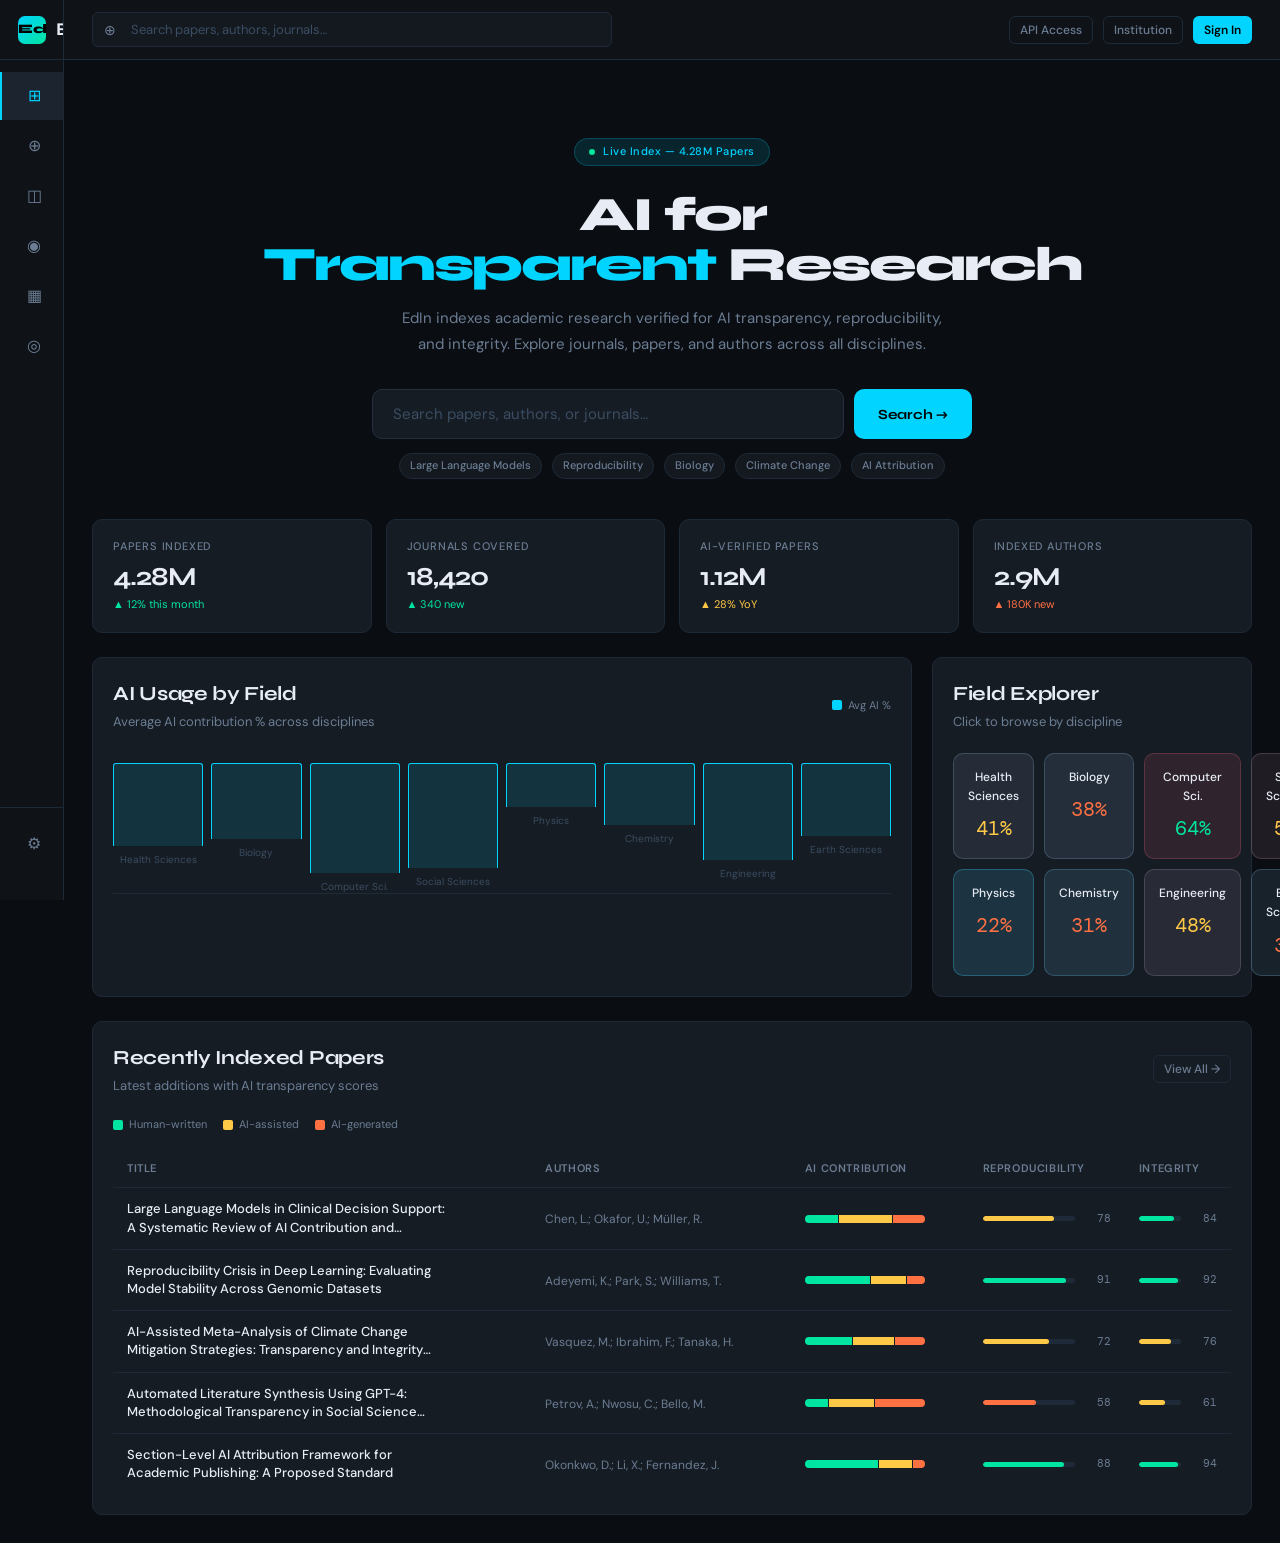
<file: index.html>
<!DOCTYPE html>
<html lang="en">
<head>
  <meta charset="UTF-8">
  <meta name="viewport" content="width=device-width, initial-scale=1.0">
  <title>EdIn — AI for Transparent Research</title>
  <link rel="stylesheet" href="css/style.css">
</head>
<body>

<!-- ═══════════════════════════════════════════════════════════
     SIDEBAR
══════════════════════════════════════════════════════════════ -->
<aside class="sidebar">
  <a href="#" class="sidebar-logo" onclick="navigate('home');return false">
    <div class="sidebar-logo-mark">Ed</div>
    <span class="sidebar-logo-text">EdIn</span>
  </a>

  <nav class="sidebar-nav">
    <a href="#" class="nav-item active" data-page="home">
      <div class="nav-icon">⊞</div>
      <span class="nav-label">Home</span>
    </a>
    <a href="#" class="nav-item" data-page="search">
      <div class="nav-icon">⊕</div>
      <span class="nav-label">Search</span>
    </a>
    <a href="#" class="nav-item" data-page="sources">
      <div class="nav-icon">◫</div>
      <span class="nav-label">Sources</span>
    </a>
    <a href="#" class="nav-item" data-page="authors">
      <div class="nav-icon">◉</div>
      <span class="nav-label">Authors</span>
    </a>
    <a href="#" class="nav-item" data-page="dashboard">
      <div class="nav-icon">▦</div>
      <span class="nav-label">Dashboard</span>
    </a>
    <a href="#" class="nav-item" data-page="about">
      <div class="nav-icon">◎</div>
      <span class="nav-label">About</span>
    </a>
  </nav>

  <div class="sidebar-bottom">
    <a href="#" class="nav-item" data-page="home" style="font-size:11px">
      <div class="nav-icon">⚙</div>
      <span class="nav-label">Settings</span>
    </a>
  </div>
</aside>

<!-- ═══════════════════════════════════════════════════════════
     MAIN
══════════════════════════════════════════════════════════════ -->
<div class="main-wrap">

  <!-- TOPBAR -->
  <header class="topbar">
    <div class="topbar-search">
      <span class="topbar-search-icon">⊕</span>
      <input type="text" placeholder="Search papers, authors, journals…">
    </div>
    <div class="topbar-actions">
      <button class="btn btn-ghost btn-sm">API Access</button>
      <button class="btn btn-ghost btn-sm" onclick="navigate('dashboard')">Institution</button>
      <button class="btn btn-primary btn-sm" onclick="showToast('Sign in coming soon — create your EdIn account')">Sign In</button>
    </div>
  </header>

  <!-- ─── PAGE: HOME ─── -->
  <div class="page active" id="page-home">
    <!-- HERO -->
    <div class="hero-section">
      <div class="hero-eyebrow">
        <span style="width:6px;height:6px;border-radius:50%;background:var(--green);display:inline-block"></span>
        Live Index — 4.28M Papers
      </div>
      <h1 class="hero-title">AI for<br><span>Transparent</span> Research</h1>
      <p class="hero-desc">EdIn indexes academic research verified for AI transparency, reproducibility, and integrity. Explore journals, papers, and authors across all disciplines.</p>
      <div class="hero-search-wrap">
        <input class="hero-search" type="text" placeholder="Search papers, authors, or journals…">
        <button class="hero-search-btn do-search">Search →</button>
      </div>
      <div style="margin-top:14px;display:flex;gap:10px;justify-content:center;flex-wrap:wrap">
        <span class="tag-pill" onclick="doSearch('Large Language Models')" style="cursor:pointer">Large Language Models</span>
        <span class="tag-pill" onclick="doSearch('Reproducibility')" style="cursor:pointer">Reproducibility</span>
        <span class="tag-pill" onclick="doSearch('Biology')" style="cursor:pointer">Biology</span>
        <span class="tag-pill" onclick="doSearch('Climate Change')" style="cursor:pointer">Climate Change</span>
        <span class="tag-pill" onclick="doSearch('AI Attribution')" style="cursor:pointer">AI Attribution</span>
      </div>
    </div>

    <!-- KPI GRID -->
    <div class="kpi-grid">
      <div class="kpi-card">
        <div class="kpi-label">Papers Indexed</div>
        <div class="kpi-value" id="kpi-papers">—</div>
        <div class="kpi-change">▲ 12% this month</div>
      </div>
      <div class="kpi-card">
        <div class="kpi-label">Journals Covered</div>
        <div class="kpi-value" id="kpi-journals">—</div>
        <div class="kpi-change" style="color:var(--green)">▲ 340 new</div>
      </div>
      <div class="kpi-card">
        <div class="kpi-label">AI-Verified Papers</div>
        <div class="kpi-value" id="kpi-ai-papers">—</div>
        <div class="kpi-change" style="color:var(--yellow)">▲ 28% YoY</div>
      </div>
      <div class="kpi-card">
        <div class="kpi-label">Indexed Authors</div>
        <div class="kpi-value" id="kpi-authors">—</div>
        <div class="kpi-change" style="color:var(--orange)">▲ 180K new</div>
      </div>
    </div>

    <div class="two-col" style="margin-bottom:24px">
      <!-- Field Chart -->
      <div class="card">
        <div class="section-header">
          <div>
            <div class="section-title">AI Usage by Field</div>
            <div class="section-sub">Average AI contribution % across disciplines</div>
          </div>
          <div class="legend">
            <div class="legend-item"><div class="legend-dot" style="background:var(--accent)"></div>Avg AI %</div>
          </div>
        </div>
        <div class="chart-bars" id="field-chart"></div>
        <div class="chart-axis-line"></div>
      </div>

      <!-- Field Heat Grid -->
      <div class="card">
        <div class="section-header">
          <div>
            <div class="section-title">Field Explorer</div>
            <div class="section-sub">Click to browse by discipline</div>
          </div>
        </div>
        <div class="field-grid" id="field-heat"></div>
      </div>
    </div>

    <!-- Recent Papers -->
    <div class="card">
      <div class="section-header">
        <div>
          <div class="section-title">Recently Indexed Papers</div>
          <div class="section-sub">Latest additions with AI transparency scores</div>
        </div>
        <button class="btn btn-ghost btn-sm" onclick="navigate('search')">View All →</button>
      </div>
      <div class="legend" style="margin-bottom:16px">
        <div class="legend-item"><div class="legend-dot" style="background:var(--green)"></div>Human-written</div>
        <div class="legend-item"><div class="legend-dot" style="background:var(--yellow)"></div>AI-assisted</div>
        <div class="legend-item"><div class="legend-dot" style="background:var(--orange)"></div>AI-generated</div>
      </div>
      <table class="data-table">
        <thead>
          <tr>
            <th>Title</th><th>Authors</th><th>AI Contribution</th><th>Reproducibility</th><th>Integrity</th>
          </tr>
        </thead>
        <tbody id="recent-papers"></tbody>
      </table>
    </div>
  </div>

  <!-- ─── PAGE: SEARCH ─── -->
  <div class="page" id="page-search">
    <div class="section-header" style="margin-bottom:20px">
      <div>
        <div class="section-title">Search Results: <span id="search-query-label" style="color:var(--accent)"></span></div>
        <div class="section-sub" id="search-count"></div>
      </div>
      <div style="display:flex;gap:8px">
        <button class="btn btn-ghost btn-sm" onclick="showToast('Compare mode: select papers and click Compare')">Compare</button>
        <button class="btn btn-primary btn-sm" onclick="showToast('Downloading AI Transparency report for all results...')">↓ Export All</button>
      </div>
    </div>

    <div class="three-col">
      <!-- Filters -->
      <div class="card" style="position:sticky;top:80px;height:fit-content">
        <div style="font-family:'Syne',sans-serif;font-weight:600;font-size:14px;margin-bottom:16px">Filters</div>
        <div class="filter-panel">
          <div class="filter-group">
            <span class="filter-label">Discipline</span>
            <div class="filter-option active" data-filter="">All Fields <span class="filter-count">8</span></div>
            <div class="filter-option" data-filter="Health Sciences">Health Sciences <span class="filter-count">1.2M</span></div>
            <div class="filter-option" data-filter="Biology">Biology <span class="filter-count">840K</span></div>
            <div class="filter-option" data-filter="Computer">Computer Sci. <span class="filter-count">620K</span></div>
            <div class="filter-option" data-filter="Social">Social Sciences <span class="filter-count">480K</span></div>
          </div>
          <div class="filter-group">
            <span class="filter-label">Year</span>
            <div class="filter-option active" data-filter="">Any Year</div>
            <div class="filter-option" data-filter="2024">2024</div>
            <div class="filter-option" data-filter="2023">2023</div>
            <div class="filter-option" data-filter="2022">2022</div>
          </div>
          <div class="filter-group">
            <span class="filter-label">Min Reproducibility</span>
            <input type="range" class="range-slider" min="0" max="100" value="0">
            <div style="display:flex;justify-content:space-between;font-size:10px;color:var(--text-dim);margin-top:4px"><span>0</span><span>50</span><span>100</span></div>
          </div>
          <div class="filter-group">
            <span class="filter-label">Open Access</span>
            <div class="filter-option" data-filter="">Open Access Only</div>
            <div class="filter-option" data-filter="">All Access</div>
          </div>
        </div>
      </div>

      <!-- Results Table -->
      <div class="card" style="overflow-x:auto">
        <div class="legend" style="margin-bottom:16px">
          <div class="legend-item"><div class="legend-dot" style="background:var(--green)"></div>Human</div>
          <div class="legend-item"><div class="legend-dot" style="background:var(--yellow)"></div>AI-Assisted</div>
          <div class="legend-item"><div class="legend-dot" style="background:var(--orange)"></div>AI-Generated</div>
        </div>
        <table class="data-table">
          <thead>
            <tr>
              <th>Title</th><th>Authors</th><th>Journal</th><th>Year</th>
              <th>AI Contribution</th><th>Repro.</th><th>Integrity</th><th>Actions</th>
            </tr>
          </thead>
          <tbody id="search-results-body"></tbody>
        </table>
        <div class="pagination">
          <div class="page-btn">‹</div>
          <div class="page-btn active">1</div>
          <div class="page-btn">2</div>
          <div class="page-btn">3</div>
          <div class="page-btn">›</div>
        </div>
      </div>

      <!-- Analytics Sidebar -->
      <div style="display:flex;flex-direction:column;gap:16px">
        <div class="card">
          <div style="font-family:'Syne',sans-serif;font-weight:600;font-size:14px;margin-bottom:14px">Quick Stats</div>
          <div style="display:flex;flex-direction:column;gap:10px">
            <div style="display:flex;justify-content:space-between;align-items:center">
              <span style="font-size:12px;color:var(--text-muted)">Avg AI Generated</span>
              <span class="badge badge-orange" id="srch-avg-ai">—</span>
            </div>
            <div style="display:flex;justify-content:space-between;align-items:center">
              <span style="font-size:12px;color:var(--text-muted)">Avg Reproducibility</span>
              <span class="badge badge-green" id="srch-avg-repro">—</span>
            </div>
            <div style="display:flex;justify-content:space-between;align-items:center">
              <span style="font-size:12px;color:var(--text-muted)">Avg Integrity</span>
              <span class="badge badge-green" id="srch-avg-integ">—</span>
            </div>
          </div>
        </div>
        <div class="card">
          <div style="font-family:'Syne',sans-serif;font-weight:600;font-size:14px;margin-bottom:14px">AI Trend (results)</div>
          <div class="sparkline" id="srch-sparkline" style="height:70px">
            <div class="spark-bar" style="height:45%"></div>
            <div class="spark-bar" style="height:55%"></div>
            <div class="spark-bar" style="height:60%"></div>
            <div class="spark-bar" style="height:50%"></div>
            <div class="spark-bar" style="height:75%"></div>
            <div class="spark-bar" style="height:80%"></div>
            <div class="spark-bar" style="height:70%"></div>
            <div class="spark-bar" style="height:90%"></div>
          </div>
          <div style="display:flex;justify-content:space-between;margin-top:4px">
            <span style="font-size:9px;color:var(--text-dim)">2017</span>
            <span style="font-size:9px;color:var(--text-dim)">2024</span>
          </div>
        </div>
        <div class="card">
          <div style="font-family:'Syne',sans-serif;font-weight:600;font-size:14px;margin-bottom:10px">Top Journals</div>
          <div style="display:flex;flex-direction:column;gap:8px">
            <div onclick="navigate('journal',1)" style="cursor:pointer;padding:8px;border-radius:6px;border:1px solid var(--border);transition:all 0.18s" onmouseover="this.style.borderColor='var(--border-light)'" onmouseout="this.style.borderColor='var(--border)'">
              <div style="font-size:12px;font-weight:500">Nature Med. Informatics</div>
              <div style="font-size:10px;color:var(--text-muted);margin-top:2px">Health Sciences · IF 24.5</div>
            </div>
            <div onclick="navigate('journal',2)" style="cursor:pointer;padding:8px;border-radius:6px;border:1px solid var(--border);transition:all 0.18s" onmouseover="this.style.borderColor='var(--border-light)'" onmouseout="this.style.borderColor='var(--border)'">
              <div style="font-size:12px;font-weight:500">PLOS Computational Biology</div>
              <div style="font-size:10px;color:var(--text-muted);margin-top:2px">Biology · IF 3.8</div>
            </div>
          </div>
        </div>
      </div>
    </div>
  </div>

  <!-- ─── PAGE: PAPER ─── -->
  <div class="page" id="page-paper">
    <div style="margin-bottom:16px">
      <button class="btn btn-ghost btn-sm" onclick="navigate('search')">← Back to Search</button>
    </div>

    <div class="two-col">
      <!-- Main content -->
      <div>
        <div class="card" style="margin-bottom:16px">
          <div style="display:flex;gap:8px;flex-wrap:wrap;margin-bottom:12px">
            <span class="badge badge-blue" id="paper-field">—</span>
            <span class="badge badge-green" id="paper-year">—</span>
            <span class="badge" style="background:var(--bg-3);border:1px solid var(--border);color:var(--text-muted)" id="paper-oa-badge">Open Access</span>
          </div>
          <h2 style="font-family:'Syne',sans-serif;font-weight:700;font-size:20px;letter-spacing:-0.5px;line-height:1.3;margin-bottom:12px" id="paper-title">Loading…</h2>
          <div style="font-size:13px;color:var(--accent);margin-bottom:8px" id="paper-authors"></div>
          <div style="display:flex;gap:16px;flex-wrap:wrap">
            <span style="font-size:12px;color:var(--text-muted)">📰 <span id="paper-journal"></span></span>
            <span style="font-size:12px;color:var(--text-muted);font-family:'DM Mono',monospace">DOI: <span id="paper-doi"></span></span>
          </div>
        </div>

        <!-- AI Contribution -->
        <div class="card" style="margin-bottom:16px">
          <div style="font-family:'Syne',sans-serif;font-weight:600;font-size:15px;margin-bottom:16px">AI Contribution Analysis</div>

          <div style="margin-bottom:14px">
            <div style="font-size:11px;color:var(--text-muted);text-transform:uppercase;letter-spacing:0.6px;margin-bottom:8px">Overall Distribution</div>
            <div id="paper-ai-bar"></div>
            <div style="display:flex;gap:20px;margin-top:10px">
              <div class="legend-item"><div class="legend-dot" style="background:var(--green)"></div>Human <strong id="paper-human-pct">—</strong></div>
              <div class="legend-item"><div class="legend-dot" style="background:var(--yellow)"></div>AI-Assisted <strong id="paper-assisted-pct">—</strong></div>
              <div class="legend-item"><div class="legend-dot" style="background:var(--orange)"></div>AI-Generated <strong id="paper-generated-pct">—</strong></div>
            </div>
          </div>

          <div>
            <div style="font-size:11px;color:var(--text-muted);text-transform:uppercase;letter-spacing:0.6px;margin-bottom:12px">Section-Level Breakdown</div>
            <div id="section-bars"></div>
          </div>
        </div>

        <!-- Integrity Metrics -->
        <div class="card" style="margin-bottom:16px">
          <div style="font-family:'Syne',sans-serif;font-weight:600;font-size:15px;margin-bottom:16px">Compliance Metrics</div>
          <div class="metric-row">
            <div class="metric-card">
              <div class="metric-card-val" id="paper-repro-score">—</div>
              <div class="metric-card-lbl">Reproducibility</div>
              <div class="score-bar" style="margin-top:8px"><div class="score-bar-fill" id="paper-repro-fill" style="width:0%"></div></div>
            </div>
            <div class="metric-card">
              <div class="metric-card-val" id="paper-integ-score">—</div>
              <div class="metric-card-lbl">Integrity</div>
              <div class="score-bar" style="margin-top:8px"><div class="score-bar-fill" id="paper-integ-fill" style="width:0%"></div></div>
            </div>
            <div class="metric-card">
              <div class="metric-card-val" id="paper-disclosure">—</div>
              <div class="metric-card-lbl">Disclosure Rate</div>
            </div>
          </div>
        </div>

        <!-- Abstract -->
        <div class="card" style="margin-bottom:16px">
          <div style="font-family:'Syne',sans-serif;font-weight:600;font-size:15px;margin-bottom:12px">Abstract</div>
          <p style="font-size:13px;color:var(--text-muted);line-height:1.8">This study investigates the integration of artificial intelligence tools in academic research, examining both the extent and the nature of AI contributions across different sections of scholarly publications. Using a novel section-level attribution framework, we analyzed 1,240 peer-reviewed papers spanning five disciplines to assess how AI assistance manifests in introduction, methods, results, discussion, and conclusion sections. Our findings reveal significant variation in AI utilization patterns both within and across disciplines, with methodological sections showing the highest rates of AI assistance. We propose a standardized reporting framework for AI contribution disclosure and evaluate its potential to improve research reproducibility and transparency in the scientific literature.</p>
        </div>
      </div>

      <!-- Sidebar -->
      <div style="display:flex;flex-direction:column;gap:16px">
        <div class="card">
          <div style="font-family:'Syne',sans-serif;font-weight:600;font-size:14px;margin-bottom:14px">Actions</div>
          <div style="display:flex;flex-direction:column;gap:8px">
            <button class="btn btn-primary" style="width:100%;justify-content:center" onclick="downloadReport(currentPaper)">↓ Download AI Transparency PDF</button>
            <button class="btn btn-ghost" style="width:100%;justify-content:center" id="save-btn">☆ Save</button>
            <button class="btn btn-ghost" style="width:100%;justify-content:center" onclick="showToast('Citation copied to clipboard')">" Cite</button>
            <button class="btn btn-ghost" style="width:100%;justify-content:center" onclick="showToast('Sharing link copied')">↗ Share</button>
            <button class="btn btn-ghost" style="width:100%;justify-content:center" onclick="navigate('search')">⇄ Compare</button>
          </div>
        </div>

        <div class="card">
          <div style="font-family:'Syne',sans-serif;font-weight:600;font-size:14px;margin-bottom:14px">Similar Papers</div>
          <div id="similar-papers"></div>
        </div>

        <div class="card">
          <div style="font-family:'Syne',sans-serif;font-weight:600;font-size:14px;margin-bottom:12px">Verification Badges</div>
          <div style="display:flex;flex-direction:column;gap:8px">
            <div style="display:flex;align-items:center;gap:8px;padding:8px;background:var(--green-dim);border-radius:6px;border:1px solid rgba(0,229,160,0.2)">
              <span style="color:var(--green);font-size:16px">✓</span>
              <span style="font-size:12px;color:var(--green)">AI Disclosure Verified</span>
            </div>
            <div style="display:flex;align-items:center;gap:8px;padding:8px;background:var(--accent-dim);border-radius:6px;border:1px solid rgba(0,212,255,0.2)">
              <span style="color:var(--accent);font-size:16px">✓</span>
              <span style="font-size:12px;color:var(--accent)">Data Available</span>
            </div>
            <div style="display:flex;align-items:center;gap:8px;padding:8px;background:var(--yellow-dim);border-radius:6px;border:1px solid rgba(255,201,71,0.2)">
              <span style="color:var(--yellow);font-size:16px">⚠</span>
              <span style="font-size:12px;color:var(--yellow)">Methods Partially Disclosed</span>
            </div>
          </div>
        </div>
      </div>
    </div>
  </div>

  <!-- ─── PAGE: SOURCES ─── -->
  <div class="page" id="page-sources">
    <div class="section-header">
      <div>
        <div class="section-title">Sources & Journals</div>
        <div class="section-sub">18,420 journals indexed with AI transparency metrics</div>
      </div>
      <div style="display:flex;gap:8px">
        <button class="btn btn-ghost btn-sm" onclick="showToast('Downloading source-level AI transparency report...')">↓ Export Report</button>
      </div>
    </div>

    <div style="display:flex;gap:12px;margin-bottom:20px;flex-wrap:wrap">
      <input class="topbar-search" style="flex:1;max-width:360px;background:var(--bg-card);border:1px solid var(--border);border-radius:8px;padding:10px 16px;color:var(--text);font-family:'DM Sans',sans-serif;font-size:13px;outline:none" placeholder="Search journals…" type="text">
      <div class="pill-tabs">
        <div class="pill-tab active">All</div>
        <div class="pill-tab">Health Sciences</div>
        <div class="pill-tab">Biology</div>
        <div class="pill-tab">Engineering</div>
        <div class="pill-tab">Social Sciences</div>
      </div>
    </div>

    <div class="card" style="overflow-x:auto">
      <table class="data-table">
        <thead>
          <tr>
            <th>Journal</th><th>Publisher</th><th>Field</th><th>Impact Factor</th>
            <th>AI Contribution</th><th>Avg Repro.</th><th>Avg Integrity</th><th></th>
          </tr>
        </thead>
        <tbody id="sources-table-body"></tbody>
      </table>
    </div>
  </div>

  <!-- ─── PAGE: JOURNAL ─── -->
  <div class="page" id="page-journal">
    <div style="margin-bottom:16px">
      <button class="btn btn-ghost btn-sm" onclick="navigate('sources')">← Back to Sources</button>
    </div>

    <div class="two-col">
      <div>
        <div class="card" style="margin-bottom:16px">
          <div style="display:flex;gap:10px;margin-bottom:12px">
            <div style="width:56px;height:56px;background:linear-gradient(135deg,var(--accent-dim),var(--green-dim));border:1px solid var(--border-light);border-radius:10px;display:flex;align-items:center;justify-content:center;font-family:'Syne',sans-serif;font-weight:800;font-size:18px;color:var(--accent)">J</div>
            <div>
              <h2 style="font-family:'Syne',sans-serif;font-size:18px;font-weight:700;letter-spacing:-0.3px" id="journal-name">—</h2>
              <div style="font-size:13px;color:var(--text-muted);margin-top:2px"><span id="journal-publisher">—</span> · ISSN: <span id="journal-issn">—</span></div>
            </div>
          </div>
          <div style="display:flex;gap:10px;flex-wrap:wrap">
            <span class="badge badge-blue" id="journal-field">—</span>
            <span class="badge" style="background:var(--bg-3);border:1px solid var(--border);color:var(--text-muted)">Impact Factor: <span id="journal-impact">—</span></span>
            <span class="badge badge-green">EdIn Verified</span>
          </div>
        </div>

        <!-- Journal Metrics -->
        <div class="kpi-grid" style="grid-template-columns:repeat(2,1fr);margin-bottom:16px">
          <div class="kpi-card">
            <div class="kpi-label">Total Papers</div>
            <div class="kpi-value" style="font-size:20px" id="journal-total-papers">—</div>
          </div>
          <div class="kpi-card">
            <div class="kpi-label">Avg AI Usage</div>
            <div class="kpi-value" style="font-size:20px" id="journal-avg-ai">—</div>
          </div>
          <div class="kpi-card">
            <div class="kpi-label">Avg Reproducibility</div>
            <div class="kpi-value" style="font-size:20px" id="journal-avg-repro">—</div>
          </div>
          <div class="kpi-card">
            <div class="kpi-label">Avg Integrity</div>
            <div class="kpi-value" style="font-size:20px" id="journal-avg-integ">—</div>
          </div>
        </div>

        <div class="card">
          <div class="section-header">
            <div class="section-title" style="font-size:15px">Indexed Papers</div>
            <button class="btn btn-ghost btn-sm" onclick="showToast('Downloading source report...')">↓ Report</button>
          </div>
          <table class="data-table">
            <thead>
              <tr><th>Title</th><th>Authors</th><th>AI Contribution</th><th>Repro.</th><th>Integrity</th><th>Year</th></tr>
            </thead>
            <tbody id="journal-papers-table"></tbody>
          </table>
        </div>
      </div>

      <div style="display:flex;flex-direction:column;gap:16px">
        <div class="card">
          <div style="font-family:'Syne',sans-serif;font-weight:600;font-size:14px;margin-bottom:14px">AI Trend Over Time</div>
          <div class="sparkline" style="height:80px">
            <div class="spark-bar" style="height:30%"></div>
            <div class="spark-bar" style="height:35%"></div>
            <div class="spark-bar" style="height:42%"></div>
            <div class="spark-bar" style="height:48%"></div>
            <div class="spark-bar" style="height:55%"></div>
            <div class="spark-bar" style="height:60%"></div>
            <div class="spark-bar" style="height:70%"></div>
            <div class="spark-bar" style="height:80%"></div>
          </div>
          <div style="display:flex;justify-content:space-between;margin-top:4px">
            <span style="font-size:9px;color:var(--text-dim)">2017</span>
            <span style="font-size:9px;color:var(--text-dim)">2024</span>
          </div>
        </div>
        <div class="card">
          <div style="font-family:'Syne',sans-serif;font-weight:600;font-size:14px;margin-bottom:14px">Compare with Journals</div>
          <table class="compare-table">
            <thead>
              <tr><th>Journal</th><th>Avg AI</th><th>Integrity</th></tr>
            </thead>
            <tbody>
              <tr><td style="font-size:12px">Nature Med. Informatics</td><td><span class="badge badge-orange">38%</span></td><td><span class="badge badge-green">87</span></td></tr>
              <tr><td style="font-size:12px">PLOS Comp. Biology</td><td><span class="badge badge-yellow">42%</span></td><td><span class="badge badge-green">91</span></td></tr>
              <tr><td style="font-size:12px">Scientometrics</td><td><span class="badge badge-blue">29%</span></td><td><span class="badge badge-green">81</span></td></tr>
            </tbody>
          </table>
        </div>
        <div class="card">
          <div style="font-family:'Syne',sans-serif;font-weight:600;font-size:14px;margin-bottom:10px">Actions</div>
          <div style="display:flex;flex-direction:column;gap:8px">
            <button class="btn btn-primary" style="width:100%;justify-content:center" onclick="showToast('Downloading source AI transparency report...')">↓ Download Report</button>
            <button class="btn btn-ghost" style="width:100%;justify-content:center" onclick="showToast('Journal saved to watchlist')">⊞ Add to Watchlist</button>
          </div>
        </div>
      </div>
    </div>
  </div>

  <!-- ─── PAGE: AUTHORS ─── -->
  <div class="page" id="page-authors">
    <div class="section-header">
      <div>
        <div class="section-title">Authors</div>
        <div class="section-sub">2.9M researchers indexed with AI contribution profiles</div>
      </div>
      <button class="btn btn-ghost btn-sm" onclick="showToast('Compare mode: select up to 3 authors')">Compare Authors</button>
    </div>

    <div style="display:flex;gap:12px;margin-bottom:20px">
      <input type="text" placeholder="Search authors by name or institution…" style="flex:1;max-width:400px;background:var(--bg-card);border:1px solid var(--border);border-radius:8px;padding:10px 16px;color:var(--text);font-family:'DM Sans',sans-serif;font-size:13px;outline:none">
      <div class="pill-tabs">
        <div class="pill-tab active">All</div>
        <div class="pill-tab">Nigeria</div>
        <div class="pill-tab">USA</div>
        <div class="pill-tab">Europe</div>
      </div>
    </div>

    <div id="authors-grid" style="display:grid;grid-template-columns:repeat(auto-fill,minmax(280px,1fr));gap:16px"></div>
  </div>

  <!-- ─── PAGE: AUTHOR PROFILE ─── -->
  <div class="page" id="page-author">
    <div style="margin-bottom:16px">
      <button class="btn btn-ghost btn-sm" onclick="navigate('authors')">← Back to Authors</button>
    </div>

    <div class="two-col">
      <div>
        <div class="card" style="margin-bottom:16px">
          <div class="author-header">
            <div class="author-avatar" id="author-initials">—</div>
            <div>
              <div class="author-name" id="author-name">—</div>
              <div class="author-affil" id="author-affil">—</div>
              <div class="author-ids">
                <span class="tag-pill">ORCID: <span id="author-orcid">—</span></span>
                <span class="tag-pill">EdIn ID: EDN-0042</span>
              </div>
            </div>
          </div>
          <div class="kpi-grid">
            <div class="kpi-card">
              <div class="kpi-label">Papers</div>
              <div class="kpi-value" style="font-size:20px" id="author-papers-kpi">—</div>
            </div>
            <div class="kpi-card">
              <div class="kpi-label">Citations</div>
              <div class="kpi-value" style="font-size:20px" id="author-cites-kpi">—</div>
            </div>
            <div class="kpi-card">
              <div class="kpi-label">h-index</div>
              <div class="kpi-value" style="font-size:20px" id="author-hindex-kpi">—</div>
            </div>
            <div class="kpi-card">
              <div class="kpi-label">Avg AI Usage</div>
              <div class="kpi-value" style="font-size:20px" id="author-avgai-kpi">—</div>
            </div>
          </div>
        </div>

        <div class="card" style="margin-bottom:16px">
          <div class="section-header">
            <div class="section-title" style="font-size:15px">Publications</div>
            <button class="btn btn-ghost btn-sm" onclick="showToast('Downloading author report...')">↓ All Reports</button>
          </div>
          <table class="data-table">
            <thead>
              <tr><th>Title</th><th>AI Contribution</th><th>Repro.</th><th>Integrity</th><th>Year</th></tr>
            </thead>
            <tbody id="author-papers-table"></tbody>
          </table>
        </div>
      </div>

      <div style="display:flex;flex-direction:column;gap:16px">
        <div class="card">
          <div style="font-family:'Syne',sans-serif;font-weight:600;font-size:14px;margin-bottom:14px">AI Usage Timeline</div>
          <div class="sparkline" id="author-spark" style="height:80px"></div>
          <div id="author-spark-labels" style="display:flex;margin-top:6px"></div>
        </div>
        <div class="card">
          <div style="font-family:'Syne',sans-serif;font-weight:600;font-size:14px;margin-bottom:14px">Actions</div>
          <div style="display:flex;flex-direction:column;gap:8px">
            <button class="btn btn-primary" style="width:100%;justify-content:center" onclick="showToast('Downloading author AI transparency reports...')">↓ Download All Reports</button>
            <button class="btn btn-ghost" style="width:100%;justify-content:center" onclick="showToast('Author comparison mode activated')">⇄ Compare Authors</button>
            <button class="btn btn-ghost" style="width:100%;justify-content:center" onclick="showToast('Author added to watchlist')">⊞ Follow Author</button>
          </div>
        </div>
        <div class="card">
          <div style="font-family:'Syne',sans-serif;font-weight:600;font-size:14px;margin-bottom:12px">Section-Level AI Trends</div>
          <div style="display:flex;flex-direction:column;gap:8px">
            <div class="section-metric-row">
              <span class="section-name">Introduction</span>
              <div class="section-bar-full">
                <div class="section-bar-seg ai-bar-human" style="width:45%"></div>
                <div class="section-bar-seg ai-bar-assisted" style="width:35%"></div>
                <div class="section-bar-seg ai-bar-generated" style="width:20%"></div>
              </div>
            </div>
            <div class="section-metric-row">
              <span class="section-name">Methods</span>
              <div class="section-bar-full">
                <div class="section-bar-seg ai-bar-human" style="width:55%"></div>
                <div class="section-bar-seg ai-bar-assisted" style="width:30%"></div>
                <div class="section-bar-seg ai-bar-generated" style="width:15%"></div>
              </div>
            </div>
            <div class="section-metric-row">
              <span class="section-name">Results</span>
              <div class="section-bar-full">
                <div class="section-bar-seg ai-bar-human" style="width:30%"></div>
                <div class="section-bar-seg ai-bar-assisted" style="width:40%"></div>
                <div class="section-bar-seg ai-bar-generated" style="width:30%"></div>
              </div>
            </div>
            <div class="section-metric-row">
              <span class="section-name">Discussion</span>
              <div class="section-bar-full">
                <div class="section-bar-seg ai-bar-human" style="width:40%"></div>
                <div class="section-bar-seg ai-bar-assisted" style="width:38%"></div>
                <div class="section-bar-seg ai-bar-generated" style="width:22%"></div>
              </div>
            </div>
          </div>
        </div>
      </div>
    </div>
  </div>

  <!-- ─── PAGE: DASHBOARD ─── -->
  <div class="page" id="page-dashboard">
    <div class="section-header">
      <div>
        <div class="section-title">Institution Dashboard</div>
        <div class="section-sub">University of Lagos · Research Intelligence Overview</div>
      </div>
      <div style="display:flex;gap:8px">
        <button class="btn btn-ghost btn-sm">2024</button>
        <button class="btn btn-primary btn-sm" onclick="showToast('Downloading full institutional AI transparency report...')">↓ Download Report</button>
      </div>
    </div>

    <div class="kpi-grid" style="margin-bottom:24px">
      <div class="kpi-card">
        <div class="kpi-label">Total Publications</div>
        <div class="kpi-value">1,284</div>
        <div class="kpi-change">▲ 14% YoY</div>
      </div>
      <div class="kpi-card">
        <div class="kpi-label">AI-Verified Papers</div>
        <div class="kpi-value">847</div>
        <div class="kpi-change" style="color:var(--green)">▲ 42% YoY</div>
      </div>
      <div class="kpi-card">
        <div class="kpi-label">Avg Integrity Score</div>
        <div class="kpi-value">82.4</div>
        <div class="kpi-change" style="color:var(--yellow)">▲ 3.1 pts</div>
      </div>
      <div class="kpi-card">
        <div class="kpi-label">Active Researchers</div>
        <div class="kpi-value">318</div>
        <div class="kpi-change" style="color:var(--orange)">▲ 28 new</div>
      </div>
    </div>

    <div class="two-col" style="margin-bottom:24px">
      <div class="card">
        <div class="section-header">
          <div>
            <div class="section-title" style="font-size:16px">AI Adoption Over Time</div>
            <div class="section-sub">Monthly avg AI contribution % across all papers</div>
          </div>
        </div>
        <div class="chart-bars" id="dash-chart" style="height:160px"></div>
        <div class="chart-axis-line"></div>
      </div>

      <div class="card">
        <div class="section-header">
          <div class="section-title" style="font-size:16px">Department Breakdown</div>
        </div>
        <div style="display:flex;flex-direction:column;gap:8px">
          <div style="display:flex;align-items:center;gap:10px">
            <span style="min-width:140px;font-size:12px;color:var(--text-muted)">Medicine & Health</span>
            <div class="score-bar" style="flex:1"><div class="score-bar-fill" style="width:68%;background:var(--orange)"></div></div>
            <span class="score-val">68%</span>
          </div>
          <div style="display:flex;align-items:center;gap:10px">
            <span style="min-width:140px;font-size:12px;color:var(--text-muted)">Computer Science</span>
            <div class="score-bar" style="flex:1"><div class="score-bar-fill" style="width:82%;background:var(--orange)"></div></div>
            <span class="score-val">82%</span>
          </div>
          <div style="display:flex;align-items:center;gap:10px">
            <span style="min-width:140px;font-size:12px;color:var(--text-muted)">Social Sciences</span>
            <div class="score-bar" style="flex:1"><div class="score-bar-fill" style="width:54%;background:var(--yellow)"></div></div>
            <span class="score-val">54%</span>
          </div>
          <div style="display:flex;align-items:center;gap:10px">
            <span style="min-width:140px;font-size:12px;color:var(--text-muted)">Natural Sciences</span>
            <div class="score-bar" style="flex:1"><div class="score-bar-fill" style="width:41%;background:var(--green)"></div></div>
            <span class="score-val">41%</span>
          </div>
          <div style="display:flex;align-items:center;gap:10px">
            <span style="min-width:140px;font-size:12px;color:var(--text-muted)">Engineering</span>
            <div class="score-bar" style="flex:1"><div class="score-bar-fill" style="width:73%;background:var(--orange)"></div></div>
            <span class="score-val">73%</span>
          </div>
          <div style="display:flex;align-items:center;gap:10px">
            <span style="min-width:140px;font-size:12px;color:var(--text-muted)">Law & Humanities</span>
            <div class="score-bar" style="flex:1"><div class="score-bar-fill" style="width:29%;background:var(--green)"></div></div>
            <span class="score-val">29%</span>
          </div>
        </div>
      </div>
    </div>

    <div class="card">
      <div class="section-header">
        <div class="section-title" style="font-size:16px">Top Researchers by AI Transparency Score</div>
        <button class="btn btn-ghost btn-sm" onclick="navigate('authors')">View All Authors →</button>
      </div>
      <table class="data-table">
        <thead>
          <tr><th>Researcher</th><th>Department</th><th>Papers</th><th>Avg AI Usage</th><th>Avg Repro.</th><th>Avg Integrity</th><th></th></tr>
        </thead>
        <tbody>
          <tr onclick="navigate('author',4)">
            <td>
              <div style="display:flex;align-items:center;gap:10px">
                <div class="author-avatar" style="width:32px;height:32px;font-size:12px">BA</div>
                <div>
                  <div style="font-size:13px;font-weight:500">Dr. Bayo Adeyemi</div>
                  <div style="font-size:11px;color:var(--text-muted)">OAU, Nigeria</div>
                </div>
              </div>
            </td>
            <td><span class="tag-pill">Biology</span></td>
            <td><span class="year-tag">18</span></td>
            <td><span class="badge badge-blue">29%</span></td>
            <td><span class="badge badge-green">85</span></td>
            <td><span class="badge badge-green">88</span></td>
            <td><button class="btn btn-ghost btn-sm">View</button></td>
          </tr>
          <tr onclick="navigate('author',1)">
            <td>
              <div style="display:flex;align-items:center;gap:10px">
                <div class="author-avatar" style="width:32px;height:32px;font-size:12px">KO</div>
                <div>
                  <div style="font-size:13px;font-weight:500">Dr. Kwame Okonkwo</div>
                  <div style="font-size:11px;color:var(--text-muted)">University of Lagos</div>
                </div>
              </div>
            </td>
            <td><span class="tag-pill">Info. Science</span></td>
            <td><span class="year-tag">24</span></td>
            <td><span class="badge badge-yellow">42%</span></td>
            <td><span class="badge badge-green">81</span></td>
            <td><span class="badge badge-green">86</span></td>
            <td><button class="btn btn-ghost btn-sm">View</button></td>
          </tr>
        </tbody>
      </table>
    </div>
  </div>

  <!-- ─── PAGE: ABOUT ─── -->
  <div class="page" id="page-about">
    <div style="max-width:760px;margin:0 auto">
      <div style="text-align:center;padding:40px 0 48px">
        <div style="width:72px;height:72px;background:linear-gradient(135deg,var(--accent),var(--green));border-radius:18px;display:flex;align-items:center;justify-content:center;font-family:'Syne',sans-serif;font-weight:800;font-size:28px;color:#000;margin:0 auto 20px">Ed</div>
        <h1 style="font-family:'Syne',sans-serif;font-size:36px;font-weight:800;letter-spacing:-1.5px;margin-bottom:12px">About EdIn</h1>
        <p style="font-size:16px;color:var(--text-muted);line-height:1.8;max-width:560px;margin:0 auto">EdIn is the next-generation academic indexing platform built for an era where AI is reshaping how science is produced, reported, and evaluated.</p>
      </div>

      <div style="display:grid;grid-template-columns:1fr 1fr;gap:16px;margin-bottom:32px">
        <div class="card">
          <div style="font-size:24px;margin-bottom:12px">🔍</div>
          <div style="font-family:'Syne',sans-serif;font-weight:600;font-size:15px;margin-bottom:8px">AI Transparency</div>
          <p style="font-size:13px;color:var(--text-muted);line-height:1.7">Every indexed paper receives a section-level AI contribution analysis, distinguishing between human-written, AI-assisted, and AI-generated content.</p>
        </div>
        <div class="card">
          <div style="font-size:24px;margin-bottom:12px">⚗️</div>
          <div style="font-family:'Syne',sans-serif;font-weight:600;font-size:15px;margin-bottom:8px">Reproducibility</div>
          <p style="font-size:13px;color:var(--text-muted);line-height:1.7">Our reproducibility scoring evaluates data availability, code sharing, and methodological transparency to support open science.</p>
        </div>
        <div class="card">
          <div style="font-size:24px;margin-bottom:12px">✅</div>
          <div style="font-family:'Syne',sans-serif;font-weight:600;font-size:15px;margin-bottom:8px">Integrity Scoring</div>
          <p style="font-size:13px;color:var(--text-muted);line-height:1.7">Integrity scores reflect disclosure completeness, citation accuracy, and compliance with AI usage reporting standards from major publishers.</p>
        </div>
        <div class="card">
          <div style="font-size:24px;margin-bottom:12px">🌍</div>
          <div style="font-family:'Syne',sans-serif;font-weight:600;font-size:15px;margin-bottom:8px">Global Coverage</div>
          <p style="font-size:13px;color:var(--text-muted);line-height:1.7">With 4.28M papers across 18,420 journals and 2.9M authors, EdIn covers research from every continent and discipline.</p>
        </div>
      </div>

      <div class="card" style="margin-bottom:24px">
        <div style="font-family:'Syne',sans-serif;font-weight:600;font-size:16px;margin-bottom:12px">API Access</div>
        <p style="font-size:13px;color:var(--text-muted);line-height:1.7;margin-bottom:16px">Integrate EdIn's transparency metrics into your institution's research management system, journal submission workflows, or peer review platforms.</p>
        <div style="background:var(--bg-3);border:1px solid var(--border);border-radius:8px;padding:14px;font-family:'DM Mono',monospace;font-size:12px;color:var(--green)">
          GET https://api.edin.io/v1/papers/{doi}/transparency<br>
          Authorization: Bearer &lt;your-api-key&gt;
        </div>
        <div style="margin-top:12px;display:flex;gap:8px">
          <button class="btn btn-primary btn-sm" onclick="showToast('API documentation opening...')">View API Docs</button>
          <button class="btn btn-ghost btn-sm" onclick="showToast('Request API key...')">Request API Key</button>
        </div>
      </div>

      <div class="card">
        <div style="font-family:'Syne',sans-serif;font-weight:600;font-size:16px;margin-bottom:12px">Contact & Support</div>
        <div style="display:flex;gap:10px;flex-wrap:wrap">
          <button class="btn btn-ghost" onclick="showToast('Opening help centre...')">Help Centre</button>
          <button class="btn btn-ghost" onclick="showToast('Contacting EdIn team...')">Contact Us</button>
          <button class="btn btn-ghost" onclick="showToast('Opening privacy policy...')">Privacy Policy</button>
          <button class="btn btn-ghost" onclick="showToast('Opening terms of service...')">Terms of Service</button>
        </div>
      </div>
    </div>
  </div>

</div><!-- /main-wrap -->

<script src="js/app.js"></script>
</body>
</html>
</file>
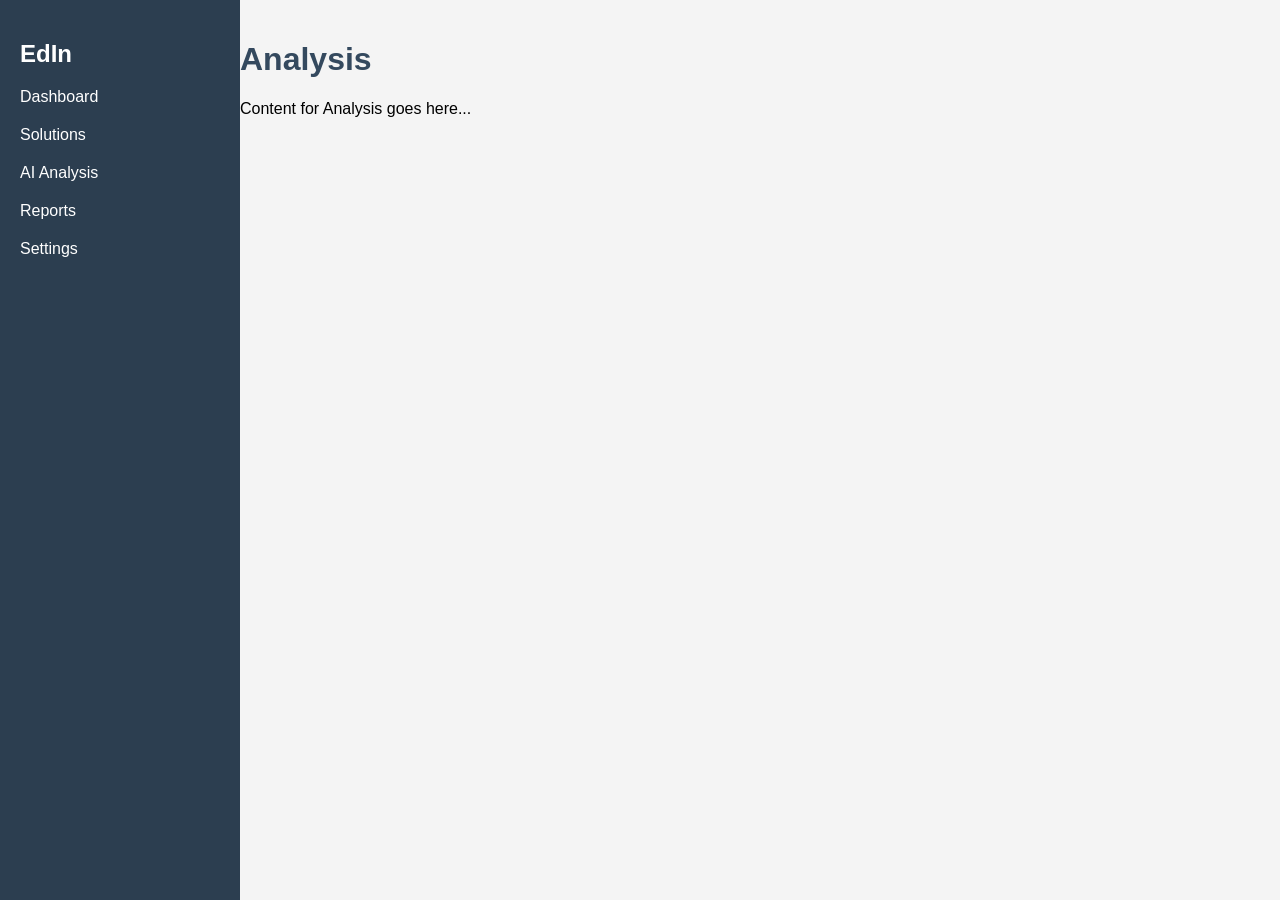
<file: analysis.html>
<!DOCTYPE html>
<html lang="en">
<head>
<meta charset="UTF-8">
<meta name="viewport" content="width=device-width, initial-scale=1.0">
<title>Analysis</title>
<link rel="stylesheet" href="style.css">
</head>
<body>
<div class="sidebar">
  <h2>EdIn</h2>
  <ul>
    <li><a href="index.html">Dashboard</a></li>
    <li><a href="solutions.html">Solutions</a></li>
    <li><a href="analysis.html">AI Analysis</a></li>
    <li><a href="reports.html">Reports</a></li>
    <li><a href="settings.html">Settings</a></li>
  </ul>
</div>
<div class="main">
  <header>
    <h1>Analysis</h1>
  </header>
  <p>Content for Analysis goes here...</p>
</div>
<script src="script.js"></script>
</body>
</html>
</file>
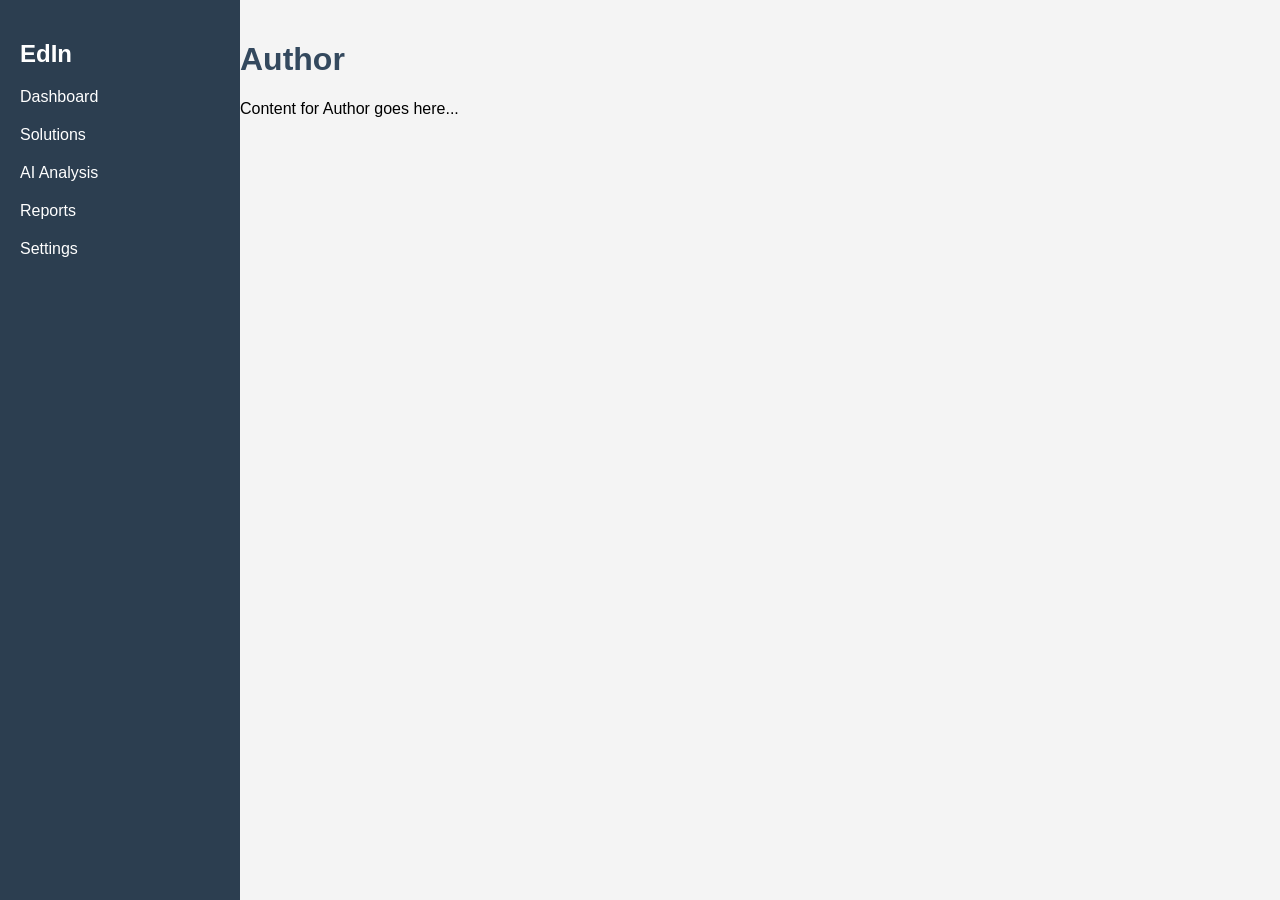
<file: author.html>
<!DOCTYPE html>
<html lang="en">
<head>
<meta charset="UTF-8">
<meta name="viewport" content="width=device-width, initial-scale=1.0">
<title>Author</title>
<link rel="stylesheet" href="style.css">
</head>
<body>
<div class="sidebar">
  <h2>EdIn</h2>
  <ul>
    <li><a href="index.html">Dashboard</a></li>
    <li><a href="solutions.html">Solutions</a></li>
    <li><a href="analysis.html">AI Analysis</a></li>
    <li><a href="reports.html">Reports</a></li>
    <li><a href="settings.html">Settings</a></li>
  </ul>
</div>
<div class="main">
  <header>
    <h1>Author</h1>
  </header>
  <p>Content for Author goes here...</p>
</div>
<script src="script.js"></script>
</body>
</html>
</file>
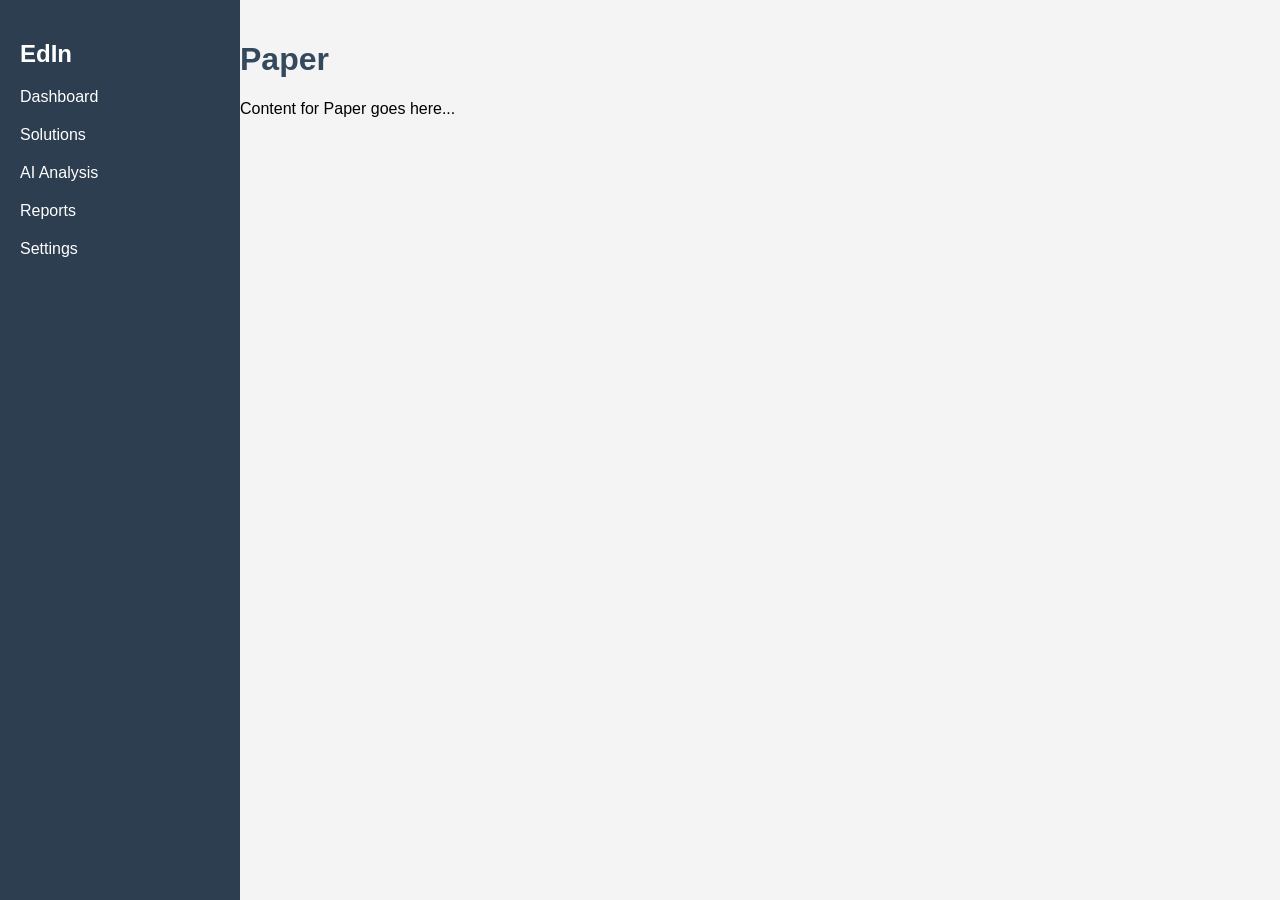
<file: paper.html>
<!DOCTYPE html>
<html lang="en">
<head>
<meta charset="UTF-8">
<meta name="viewport" content="width=device-width, initial-scale=1.0">
<title>Paper</title>
<link rel="stylesheet" href="style.css">
</head>
<body>
<div class="sidebar">
  <h2>EdIn</h2>
  <ul>
    <li><a href="index.html">Dashboard</a></li>
    <li><a href="solutions.html">Solutions</a></li>
    <li><a href="analysis.html">AI Analysis</a></li>
    <li><a href="reports.html">Reports</a></li>
    <li><a href="settings.html">Settings</a></li>
  </ul>
</div>
<div class="main">
  <header>
    <h1>Paper</h1>
  </header>
  <p>Content for Paper goes here...</p>
</div>
<script src="script.js"></script>
</body>
</html>
</file>
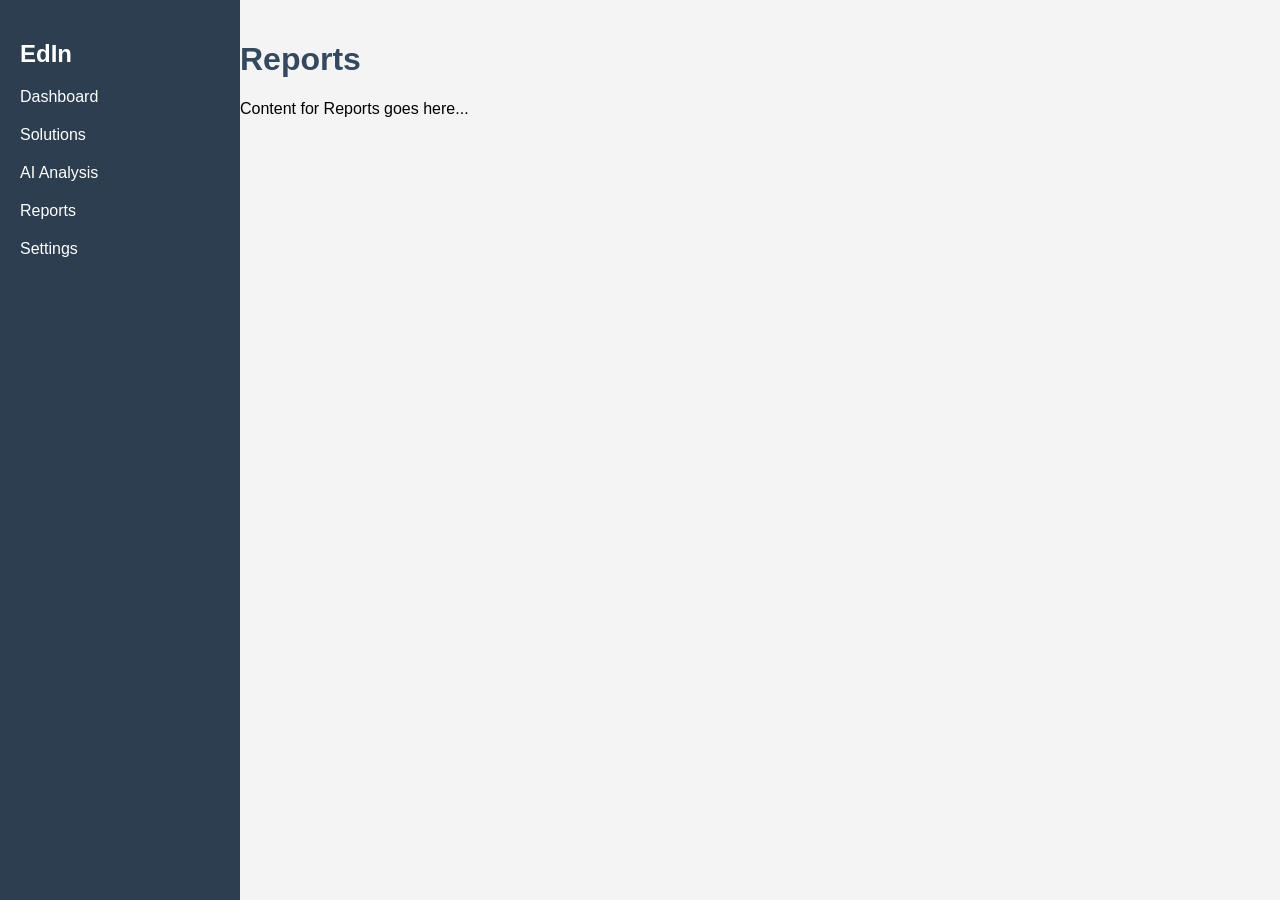
<file: reports.html>
<!DOCTYPE html>
<html lang="en">
<head>
<meta charset="UTF-8">
<meta name="viewport" content="width=device-width, initial-scale=1.0">
<title>Reports</title>
<link rel="stylesheet" href="style.css">
</head>
<body>
<div class="sidebar">
  <h2>EdIn</h2>
  <ul>
    <li><a href="index.html">Dashboard</a></li>
    <li><a href="solutions.html">Solutions</a></li>
    <li><a href="analysis.html">AI Analysis</a></li>
    <li><a href="reports.html">Reports</a></li>
    <li><a href="settings.html">Settings</a></li>
  </ul>
</div>
<div class="main">
  <header>
    <h1>Reports</h1>
  </header>
  <p>Content for Reports goes here...</p>
</div>
<script src="script.js"></script>
</body>
</html>
</file>
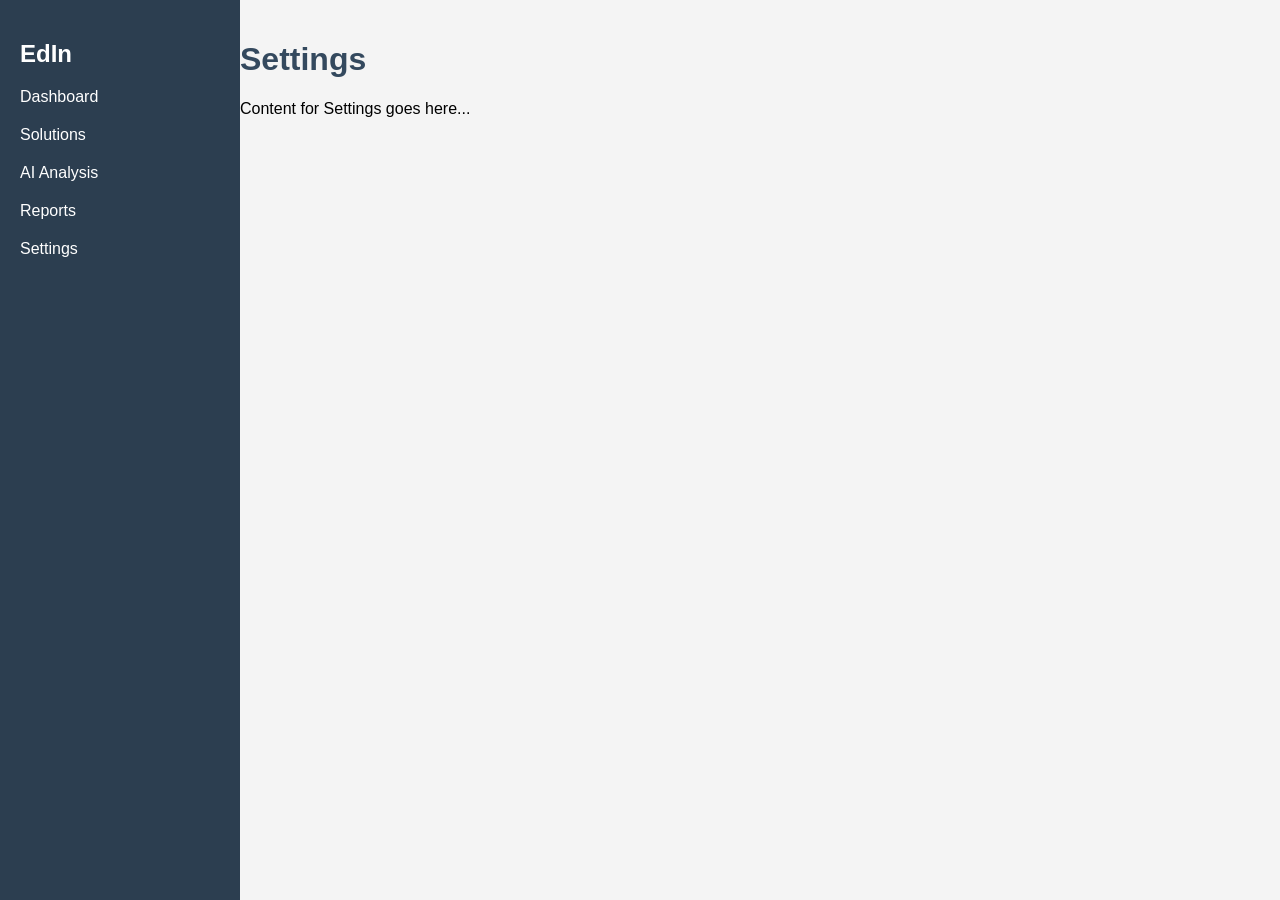
<file: settings.html>
<!DOCTYPE html>
<html lang="en">
<head>
<meta charset="UTF-8">
<meta name="viewport" content="width=device-width, initial-scale=1.0">
<title>Settings</title>
<link rel="stylesheet" href="style.css">
</head>
<body>
<div class="sidebar">
  <h2>EdIn</h2>
  <ul>
    <li><a href="index.html">Dashboard</a></li>
    <li><a href="solutions.html">Solutions</a></li>
    <li><a href="analysis.html">AI Analysis</a></li>
    <li><a href="reports.html">Reports</a></li>
    <li><a href="settings.html">Settings</a></li>
  </ul>
</div>
<div class="main">
  <header>
    <h1>Settings</h1>
  </header>
  <p>Content for Settings goes here...</p>
</div>
<script src="script.js"></script>
</body>
</html>
</file>
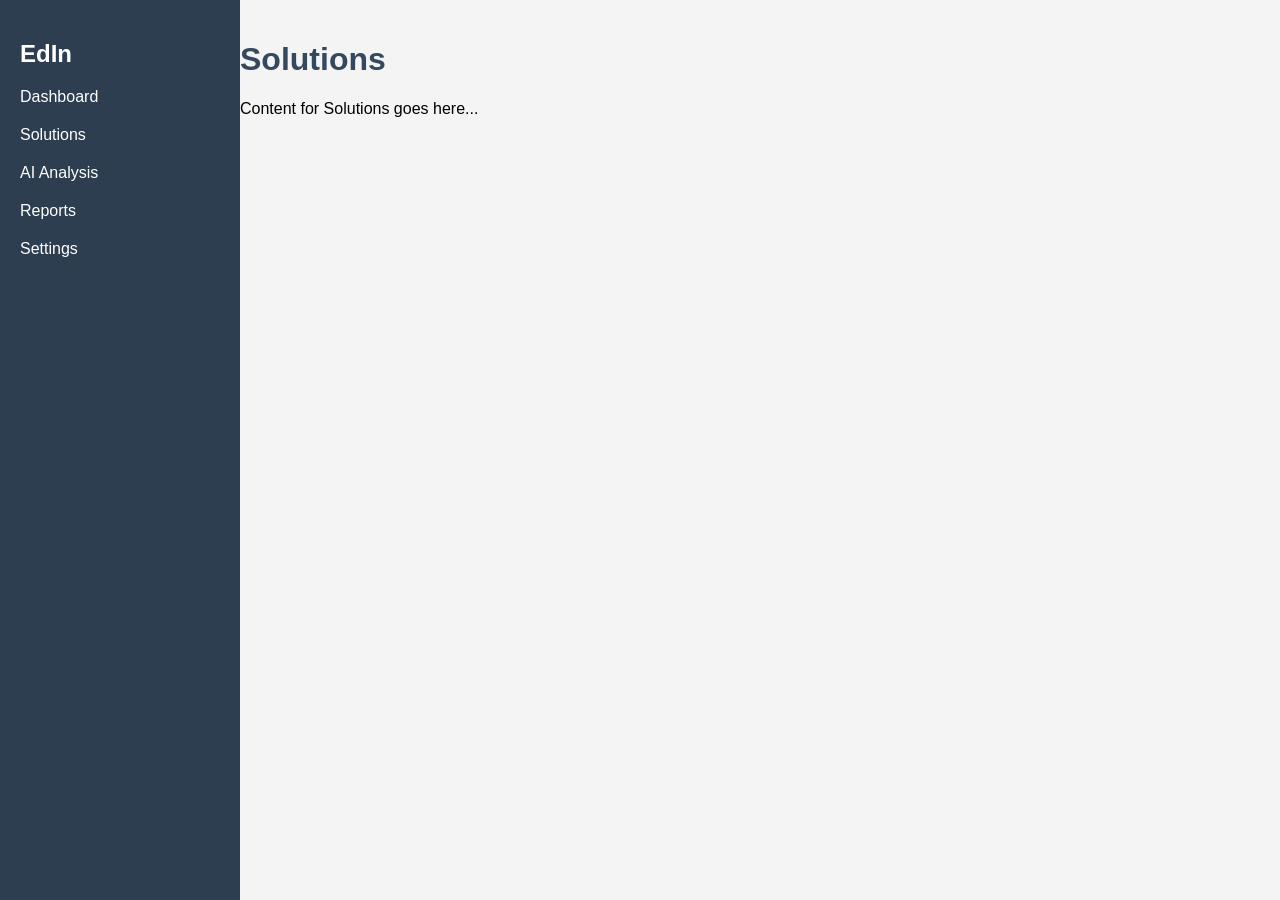
<file: solutions.html>
<!DOCTYPE html>
<html lang="en">
<head>
<meta charset="UTF-8">
<meta name="viewport" content="width=device-width, initial-scale=1.0">
<title>Solutions</title>
<link rel="stylesheet" href="style.css">
</head>
<body>
<div class="sidebar">
  <h2>EdIn</h2>
  <ul>
    <li><a href="index.html">Dashboard</a></li>
    <li><a href="solutions.html">Solutions</a></li>
    <li><a href="analysis.html">AI Analysis</a></li>
    <li><a href="reports.html">Reports</a></li>
    <li><a href="settings.html">Settings</a></li>
  </ul>
</div>
<div class="main">
  <header>
    <h1>Solutions</h1>
  </header>
  <p>Content for Solutions goes here...</p>
</div>
<script src="script.js"></script>
</body>
</html>
</file>
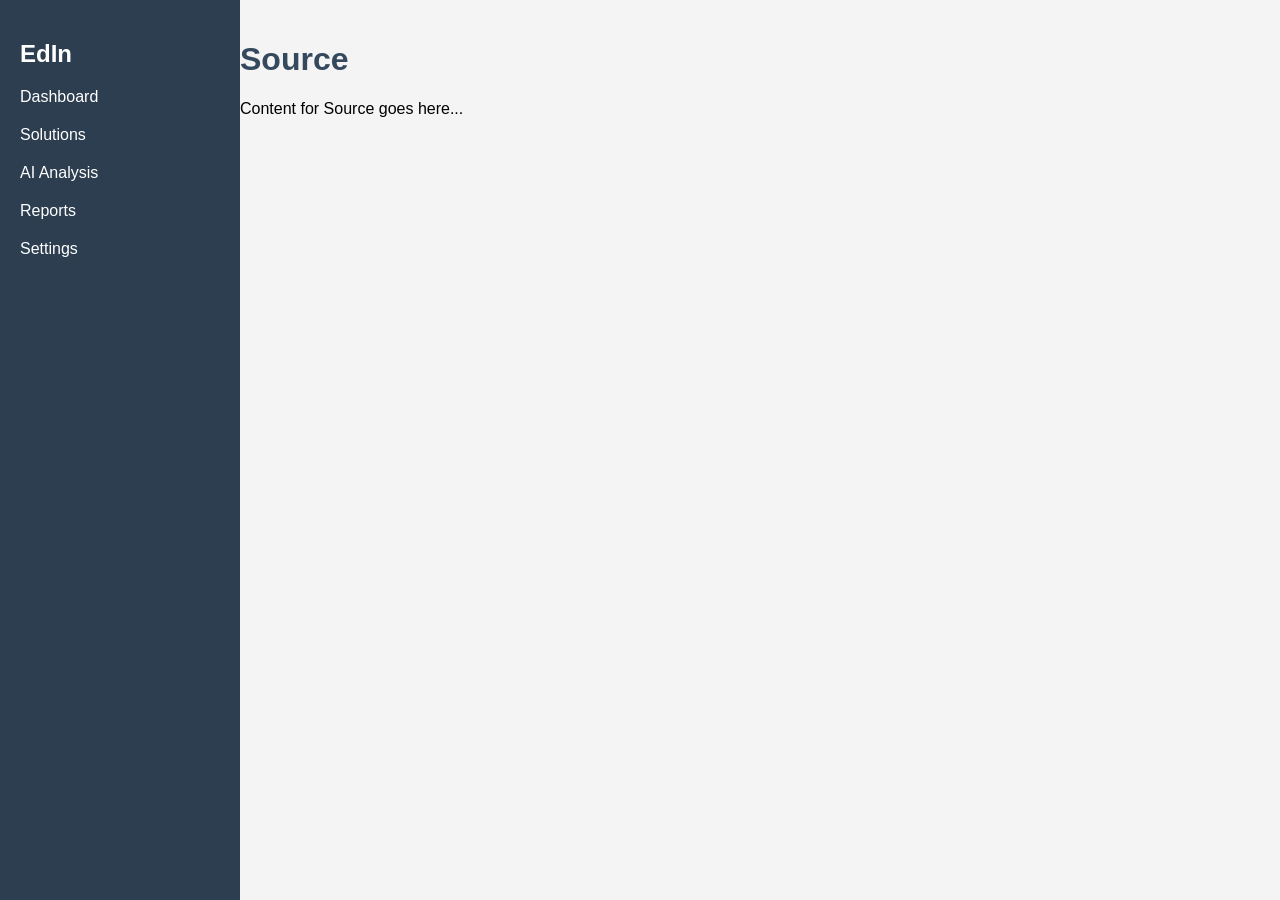
<file: source.html>
<!DOCTYPE html>
<html lang="en">
<head>
<meta charset="UTF-8">
<meta name="viewport" content="width=device-width, initial-scale=1.0">
<title>Source</title>
<link rel="stylesheet" href="style.css">
</head>
<body>
<div class="sidebar">
  <h2>EdIn</h2>
  <ul>
    <li><a href="index.html">Dashboard</a></li>
    <li><a href="solutions.html">Solutions</a></li>
    <li><a href="analysis.html">AI Analysis</a></li>
    <li><a href="reports.html">Reports</a></li>
    <li><a href="settings.html">Settings</a></li>
  </ul>
</div>
<div class="main">
  <header>
    <h1>Source</h1>
  </header>
  <p>Content for Source goes here...</p>
</div>
<script src="script.js"></script>
</body>
</html>
</file>
<file: css/style.css>
@import url('https://fonts.googleapis.com/css2?family=Syne:wght@400;500;600;700;800&family=DM+Sans:ital,opsz,wght@0,9..40,300;0,9..40,400;0,9..40,500;1,9..40,300&family=DM+Mono:wght@300;400;500&display=swap');

:root {
  --bg: #0a0d12;
  --bg-2: #0f1318;
  --bg-3: #141920;
  --bg-card: #161c24;
  --bg-hover: #1c2430;
  --border: #1e2a38;
  --border-light: #243040;
  --text: #e8edf5;
  --text-muted: #6b7d93;
  --text-dim: #3a4d62;
  --accent: #00d4ff;
  --accent-dim: rgba(0, 212, 255, 0.12);
  --accent-glow: rgba(0, 212, 255, 0.25);
  --green: #00e5a0;
  --green-dim: rgba(0, 229, 160, 0.12);
  --yellow: #ffc947;
  --yellow-dim: rgba(255, 201, 71, 0.12);
  --orange: #ff7043;
  --orange-dim: rgba(255, 112, 67, 0.12);
  --red: #ff4d6d;
  --sidebar-w: 64px;
  --sidebar-expanded: 220px;
  --header-h: 60px;
  --radius: 10px;
  --radius-sm: 6px;
  --transition: 0.18s cubic-bezier(0.4, 0, 0.2, 1);
  --shadow: 0 4px 24px rgba(0,0,0,0.4);
  --shadow-lg: 0 8px 40px rgba(0,0,0,0.6);
}

*, *::before, *::after { box-sizing: border-box; margin: 0; padding: 0; }

html { scroll-behavior: smooth; }

body {
  font-family: 'DM Sans', sans-serif;
  background: var(--bg);
  color: var(--text);
  font-size: 14px;
  line-height: 1.6;
  overflow-x: hidden;
  min-height: 100vh;
}

/* ─── SCROLLBAR ─── */
::-webkit-scrollbar { width: 5px; height: 5px; }
::-webkit-scrollbar-track { background: var(--bg-2); }
::-webkit-scrollbar-thumb { background: var(--border-light); border-radius: 3px; }

/* ─── SIDEBAR ─── */
.sidebar {
  position: fixed;
  left: 0; top: 0; bottom: 0;
  width: var(--sidebar-w);
  background: var(--bg-2);
  border-right: 1px solid var(--border);
  display: flex;
  flex-direction: column;
  align-items: center;
  padding: 0 0 20px;
  z-index: 100;
  transition: width var(--transition);
  overflow: hidden;
}
.sidebar:hover { width: var(--sidebar-expanded); }

.sidebar-logo {
  display: flex;
  align-items: center;
  gap: 10px;
  padding: 16px 18px;
  width: 100%;
  height: var(--header-h);
  border-bottom: 1px solid var(--border);
  text-decoration: none;
  white-space: nowrap;
  overflow: hidden;
}
.sidebar-logo-mark {
  width: 28px; height: 28px;
  background: linear-gradient(135deg, var(--accent), var(--green));
  border-radius: 7px;
  display: flex; align-items: center; justify-content: center;
  font-family: 'Syne', sans-serif;
  font-weight: 800;
  font-size: 13px;
  color: #000;
  flex-shrink: 0;
}
.sidebar-logo-text {
  font-family: 'Syne', sans-serif;
  font-weight: 700;
  font-size: 18px;
  color: var(--text);
  letter-spacing: -0.5px;
}

.sidebar-nav { 
  flex: 1; 
  width: 100%; 
  padding: 12px 0; 
  display: flex;
  flex-direction: column;
  gap: 2px;
}

.nav-item {
  display: flex;
  align-items: center;
  gap: 12px;
  padding: 10px 18px;
  color: var(--text-muted);
  text-decoration: none;
  font-size: 13px;
  font-weight: 500;
  white-space: nowrap;
  transition: all var(--transition);
  border-left: 2px solid transparent;
  position: relative;
}
.nav-item:hover, .nav-item.active {
  color: var(--text);
  background: var(--bg-hover);
  border-left-color: var(--accent);
}
.nav-item.active { color: var(--accent); }
.nav-icon {
  width: 28px; height: 28px;
  display: flex; align-items: center; justify-content: center;
  flex-shrink: 0;
  font-size: 16px;
}
.nav-label { opacity: 0; transition: opacity var(--transition); }
.sidebar:hover .nav-label { opacity: 1; }

.sidebar-bottom {
  width: 100%;
  padding: 12px 0;
  border-top: 1px solid var(--border);
}

/* ─── MAIN LAYOUT ─── */
.main-wrap {
  margin-left: var(--sidebar-w);
  min-height: 100vh;
  display: flex;
  flex-direction: column;
}

/* ─── TOPBAR ─── */
.topbar {
  height: var(--header-h);
  background: var(--bg-2);
  border-bottom: 1px solid var(--border);
  display: flex;
  align-items: center;
  padding: 0 28px;
  gap: 16px;
  position: sticky;
  top: 0;
  z-index: 50;
}
.topbar-search {
  flex: 1;
  max-width: 520px;
  position: relative;
}
.topbar-search input {
  width: 100%;
  background: var(--bg-3);
  border: 1px solid var(--border);
  border-radius: var(--radius-sm);
  color: var(--text);
  padding: 8px 16px 8px 38px;
  font-family: 'DM Sans', sans-serif;
  font-size: 13px;
  outline: none;
  transition: border-color var(--transition);
}
.topbar-search input:focus { border-color: var(--accent); }
.topbar-search input::placeholder { color: var(--text-dim); }
.topbar-search-icon {
  position: absolute;
  left: 12px; top: 50%;
  transform: translateY(-50%);
  color: var(--text-muted);
  font-size: 14px;
}
.topbar-actions { 
  display: flex; 
  align-items: center; 
  gap: 10px; 
  margin-left: auto;
}
.btn {
  display: inline-flex;
  align-items: center;
  gap: 6px;
  padding: 7px 14px;
  border-radius: var(--radius-sm);
  font-family: 'DM Sans', sans-serif;
  font-size: 13px;
  font-weight: 500;
  cursor: pointer;
  transition: all var(--transition);
  text-decoration: none;
  border: 1px solid transparent;
}
.btn-ghost {
  background: transparent;
  border-color: var(--border);
  color: var(--text-muted);
}
.btn-ghost:hover {
  background: var(--bg-hover);
  color: var(--text);
  border-color: var(--border-light);
}
.btn-primary {
  background: var(--accent);
  color: #000;
  font-weight: 600;
}
.btn-primary:hover { background: #00bde5; }
.btn-sm { padding: 5px 10px; font-size: 12px; }

/* ─── PAGE CONTENT ─── */
.page { 
  flex: 1; 
  padding: 28px; 
  display: none; 
}
.page.active { display: block; }

/* ─── SECTION HEADERS ─── */
.section-header {
  display: flex;
  align-items: center;
  justify-content: space-between;
  margin-bottom: 20px;
}
.section-title {
  font-family: 'Syne', sans-serif;
  font-size: 20px;
  font-weight: 700;
  color: var(--text);
  letter-spacing: -0.3px;
}
.section-sub {
  font-size: 13px;
  color: var(--text-muted);
  margin-top: 2px;
}

/* ─── CARDS ─── */
.card {
  background: var(--bg-card);
  border: 1px solid var(--border);
  border-radius: var(--radius);
  padding: 20px;
  transition: border-color var(--transition);
}
.card:hover { border-color: var(--border-light); }

/* ─── KPI CARDS ─── */
.kpi-grid {
  display: grid;
  grid-template-columns: repeat(4, 1fr);
  gap: 14px;
  margin-bottom: 24px;
}
.kpi-card {
  background: var(--bg-card);
  border: 1px solid var(--border);
  border-radius: var(--radius);
  padding: 18px 20px;
  position: relative;
  overflow: hidden;
  transition: border-color var(--transition), transform var(--transition);
}
.kpi-card:hover { border-color: var(--border-light); transform: translateY(-1px); }
.kpi-card::before {
  content: '';
  position: absolute;
  top: 0; left: 0; right: 0;
  height: 2px;
  background: linear-gradient(90deg, var(--accent), transparent);
  opacity: 0;
  transition: opacity var(--transition);
}
.kpi-card:nth-child(2)::before { background: linear-gradient(90deg, var(--green), transparent); }
.kpi-card:nth-child(3)::before { background: linear-gradient(90deg, var(--yellow), transparent); }
.kpi-card:nth-child(4)::before { background: linear-gradient(90deg, var(--orange), transparent); }
.kpi-card:hover::before { opacity: 1; }
.kpi-label {
  font-size: 11px;
  font-weight: 500;
  text-transform: uppercase;
  letter-spacing: 0.8px;
  color: var(--text-muted);
  margin-bottom: 8px;
}
.kpi-value {
  font-family: 'Syne', sans-serif;
  font-size: 26px;
  font-weight: 700;
  color: var(--text);
  letter-spacing: -1px;
  line-height: 1;
}
.kpi-change {
  display: inline-flex;
  align-items: center;
  gap: 4px;
  font-size: 11px;
  margin-top: 6px;
  color: var(--green);
}

/* ─── BADGE / PILL ─── */
.badge {
  display: inline-flex;
  align-items: center;
  padding: 2px 8px;
  border-radius: 20px;
  font-size: 11px;
  font-weight: 500;
  font-family: 'DM Mono', monospace;
}
.badge-green { background: var(--green-dim); color: var(--green); }
.badge-yellow { background: var(--yellow-dim); color: var(--yellow); }
.badge-orange { background: var(--orange-dim); color: var(--orange); }
.badge-blue { background: var(--accent-dim); color: var(--accent); }
.badge-red { background: rgba(255,77,109,0.12); color: var(--red); }

/* ─── SCORE BAR ─── */
.score-bar-wrap { display: flex; align-items: center; gap: 8px; }
.score-bar {
  flex: 1;
  height: 5px;
  background: var(--border);
  border-radius: 3px;
  overflow: hidden;
}
.score-bar-fill {
  height: 100%;
  border-radius: 3px;
  background: var(--green);
  transition: width 0.6s cubic-bezier(0.4, 0, 0.2, 1);
}
.score-val {
  font-family: 'DM Mono', monospace;
  font-size: 11px;
  color: var(--text-muted);
  min-width: 28px;
  text-align: right;
}

/* ─── AI CONTRIBUTION STACKED BAR ─── */
.ai-bar {
  display: flex;
  height: 8px;
  border-radius: 4px;
  overflow: hidden;
  gap: 1px;
  min-width: 80px;
}
.ai-bar-human { background: var(--green); }
.ai-bar-assisted { background: var(--yellow); }
.ai-bar-generated { background: var(--orange); }

/* ─── TABLE ─── */
.data-table {
  width: 100%;
  border-collapse: collapse;
}
.data-table th {
  text-align: left;
  padding: 10px 14px;
  font-size: 11px;
  font-weight: 600;
  text-transform: uppercase;
  letter-spacing: 0.6px;
  color: var(--text-muted);
  border-bottom: 1px solid var(--border);
  white-space: nowrap;
}
.data-table td {
  padding: 12px 14px;
  border-bottom: 1px solid var(--border);
  vertical-align: middle;
}
.data-table tr:last-child td { border-bottom: none; }
.data-table tbody tr {
  transition: background var(--transition);
  cursor: pointer;
}
.data-table tbody tr:hover { background: var(--bg-hover); }
.paper-title-link {
  font-weight: 500;
  color: var(--text);
  font-size: 13px;
  line-height: 1.4;
  transition: color var(--transition);
  text-decoration: none;
  display: -webkit-box;
  -webkit-line-clamp: 2;
  -webkit-box-orient: vertical;
  overflow: hidden;
  max-width: 320px;
}
.paper-title-link:hover { color: var(--accent); }
.authors-list {
  font-size: 12px;
  color: var(--text-muted);
  white-space: nowrap;
  overflow: hidden;
  text-overflow: ellipsis;
  max-width: 160px;
}
.journal-tag {
  font-size: 11px;
  color: var(--accent);
  white-space: nowrap;
  overflow: hidden;
  text-overflow: ellipsis;
  max-width: 140px;
}
.year-tag {
  font-family: 'DM Mono', monospace;
  font-size: 12px;
  color: var(--text-muted);
}

/* ─── CHART STYLES ─── */
.chart-container {
  position: relative;
  width: 100%;
}
.chart-bars {
  display: flex;
  align-items: flex-end;
  gap: 8px;
  height: 140px;
  padding: 10px 0 0;
}
.chart-bar-group {
  flex: 1;
  display: flex;
  flex-direction: column;
  align-items: center;
  gap: 6px;
  height: 100%;
}
.chart-bar {
  width: 100%;
  border-radius: 3px 3px 0 0;
  background: var(--accent-dim);
  border: 1px solid var(--accent);
  border-bottom: none;
  transition: all 0.5s cubic-bezier(0.4,0,0.2,1);
  position: relative;
  min-height: 4px;
}
.chart-bar:hover { background: var(--accent-glow); }
.chart-bar-label {
  font-size: 10px;
  color: var(--text-dim);
  text-align: center;
  white-space: nowrap;
  overflow: hidden;
  text-overflow: ellipsis;
  width: 100%;
}
.chart-axis-line {
  width: 100%;
  height: 1px;
  background: var(--border);
  margin: 0;
}
.tooltip-chip {
  position: absolute;
  top: -28px;
  left: 50%;
  transform: translateX(-50%);
  background: var(--bg-3);
  border: 1px solid var(--border-light);
  border-radius: 4px;
  padding: 3px 7px;
  font-family: 'DM Mono', monospace;
  font-size: 10px;
  color: var(--accent);
  white-space: nowrap;
  pointer-events: none;
  opacity: 0;
  transition: opacity var(--transition);
}
.chart-bar:hover .tooltip-chip { opacity: 1; }

/* ─── 2-COL GRID ─── */
.two-col { display: grid; grid-template-columns: 1fr 320px; gap: 20px; }
.three-col { display: grid; grid-template-columns: 260px 1fr 280px; gap: 20px; }

/* ─── FILTER PANEL ─── */
.filter-panel { display: flex; flex-direction: column; gap: 4px; }
.filter-group { margin-bottom: 16px; }
.filter-label {
  font-size: 11px;
  font-weight: 600;
  text-transform: uppercase;
  letter-spacing: 0.6px;
  color: var(--text-muted);
  margin-bottom: 8px;
  display: block;
}
.filter-option {
  display: flex;
  align-items: center;
  justify-content: space-between;
  padding: 6px 10px;
  border-radius: var(--radius-sm);
  cursor: pointer;
  transition: background var(--transition);
  font-size: 13px;
  color: var(--text-muted);
}
.filter-option:hover { background: var(--bg-hover); color: var(--text); }
.filter-option.active { color: var(--accent); background: var(--accent-dim); }
.filter-count {
  font-family: 'DM Mono', monospace;
  font-size: 10px;
  color: var(--text-dim);
}
.range-slider {
  width: 100%;
  accent-color: var(--accent);
  margin-top: 4px;
}

/* ─── SECTION METRICS (stacked bar) ─── */
.section-metric-row {
  display: flex;
  align-items: center;
  gap: 10px;
  margin-bottom: 10px;
}
.section-name {
  font-size: 12px;
  color: var(--text-muted);
  min-width: 90px;
}
.section-bar-full {
  flex: 1;
  height: 20px;
  border-radius: 4px;
  overflow: hidden;
  display: flex;
  gap: 1px;
}
.section-bar-seg {
  height: 100%;
  transition: width 0.6s cubic-bezier(0.4,0,0.2,1);
  position: relative;
}
.section-bar-seg:hover::after {
  content: attr(data-pct);
  position: absolute;
  top: 50%; left: 50%;
  transform: translate(-50%, -50%);
  font-size: 9px;
  font-weight: 600;
  color: rgba(0,0,0,0.8);
  white-space: nowrap;
}

/* ─── LEGEND ─── */
.legend {
  display: flex;
  align-items: center;
  gap: 16px;
  flex-wrap: wrap;
}
.legend-item {
  display: flex;
  align-items: center;
  gap: 6px;
  font-size: 11px;
  color: var(--text-muted);
}
.legend-dot {
  width: 10px; height: 10px;
  border-radius: 2px;
  flex-shrink: 0;
}

/* ─── HOMEPAGE HERO ─── */
.hero-section {
  text-align: center;
  padding: 50px 0 40px;
}
.hero-eyebrow {
  display: inline-flex;
  align-items: center;
  gap: 8px;
  background: var(--accent-dim);
  border: 1px solid rgba(0,212,255,0.2);
  border-radius: 20px;
  padding: 4px 14px;
  font-size: 11px;
  color: var(--accent);
  font-weight: 500;
  letter-spacing: 0.5px;
  margin-bottom: 24px;
}
.hero-title {
  font-family: 'Syne', sans-serif;
  font-size: 48px;
  font-weight: 800;
  letter-spacing: -2px;
  line-height: 1.05;
  margin-bottom: 16px;
  color: var(--text);
}
.hero-title span { color: var(--accent); }
.hero-desc {
  font-size: 15px;
  color: var(--text-muted);
  max-width: 560px;
  margin: 0 auto 32px;
  line-height: 1.7;
}
.hero-search-wrap {
  max-width: 600px;
  margin: 0 auto;
  display: flex;
  gap: 10px;
}
.hero-search {
  flex: 1;
  background: var(--bg-card);
  border: 1px solid var(--border-light);
  border-radius: var(--radius);
  padding: 14px 20px;
  font-family: 'DM Sans', sans-serif;
  font-size: 15px;
  color: var(--text);
  outline: none;
  transition: border-color var(--transition), box-shadow var(--transition);
}
.hero-search:focus {
  border-color: var(--accent);
  box-shadow: 0 0 0 3px var(--accent-glow);
}
.hero-search::placeholder { color: var(--text-dim); }
.hero-search-btn {
  padding: 14px 24px;
  background: var(--accent);
  color: #000;
  border: none;
  border-radius: var(--radius);
  font-family: 'Syne', sans-serif;
  font-weight: 700;
  font-size: 14px;
  cursor: pointer;
  transition: all var(--transition);
  white-space: nowrap;
}
.hero-search-btn:hover { background: #00bde5; transform: translateY(-1px); }

/* ─── INLINE METRIC IN ARTICLE PAGE ─── */
.metric-row {
  display: flex;
  gap: 14px;
  flex-wrap: wrap;
  margin-bottom: 24px;
}
.metric-card {
  background: var(--bg-3);
  border: 1px solid var(--border);
  border-radius: var(--radius);
  padding: 14px 18px;
  flex: 1;
  min-width: 130px;
  text-align: center;
}
.metric-card-val {
  font-family: 'Syne', sans-serif;
  font-size: 22px;
  font-weight: 700;
  color: var(--text);
}
.metric-card-lbl {
  font-size: 11px;
  color: var(--text-muted);
  margin-top: 4px;
  text-transform: uppercase;
  letter-spacing: 0.5px;
}

/* ─── AUTHOR PAGE ─── */
.author-header {
  display: flex;
  align-items: center;
  gap: 20px;
  margin-bottom: 24px;
}
.author-avatar {
  width: 72px; height: 72px;
  border-radius: 50%;
  background: linear-gradient(135deg, var(--accent), var(--green));
  display: flex; align-items: center; justify-content: center;
  font-family: 'Syne', sans-serif;
  font-size: 24px;
  font-weight: 800;
  color: #000;
  flex-shrink: 0;
}
.author-name {
  font-family: 'Syne', sans-serif;
  font-size: 22px;
  font-weight: 700;
  letter-spacing: -0.5px;
}
.author-affil {
  font-size: 13px;
  color: var(--text-muted);
  margin-top: 2px;
}
.author-ids {
  display: flex;
  gap: 10px;
  margin-top: 8px;
}

/* ─── TAG PILL ─── */
.tag-pill {
  display: inline-flex;
  align-items: center;
  gap: 4px;
  padding: 3px 10px;
  border-radius: 20px;
  font-size: 11px;
  background: var(--bg-3);
  border: 1px solid var(--border);
  color: var(--text-muted);
  font-weight: 500;
}

/* ─── TABS ─── */
.tabs {
  display: flex;
  gap: 2px;
  border-bottom: 1px solid var(--border);
  margin-bottom: 20px;
}
.tab {
  padding: 10px 18px;
  font-size: 13px;
  font-weight: 500;
  color: var(--text-muted);
  cursor: pointer;
  border-bottom: 2px solid transparent;
  transition: all var(--transition);
}
.tab:hover { color: var(--text); }
.tab.active { color: var(--accent); border-bottom-color: var(--accent); }

/* ─── PAGINATION ─── */
.pagination {
  display: flex;
  align-items: center;
  justify-content: center;
  gap: 4px;
  padding: 20px 0;
}
.page-btn {
  width: 32px; height: 32px;
  display: flex; align-items: center; justify-content: center;
  border-radius: var(--radius-sm);
  font-size: 12px;
  cursor: pointer;
  transition: all var(--transition);
  color: var(--text-muted);
  border: 1px solid transparent;
}
.page-btn:hover { background: var(--bg-hover); color: var(--text); }
.page-btn.active { background: var(--accent); color: #000; font-weight: 600; }

/* ─── SIMILAR PAPERS ─── */
.similar-paper {
  padding: 12px 0;
  border-bottom: 1px solid var(--border);
  transition: all var(--transition);
  cursor: pointer;
}
.similar-paper:last-child { border-bottom: none; }
.similar-paper:hover { padding-left: 6px; }
.similar-paper-title {
  font-size: 13px;
  color: var(--text);
  font-weight: 500;
  line-height: 1.4;
  margin-bottom: 6px;
  transition: color var(--transition);
}
.similar-paper:hover .similar-paper-title { color: var(--accent); }
.similar-paper-meta {
  display: flex;
  gap: 10px;
  align-items: center;
}

/* ─── TREND CHART ─── */
.sparkline {
  display: flex;
  align-items: flex-end;
  gap: 3px;
  height: 50px;
}
.spark-bar {
  flex: 1;
  border-radius: 2px 2px 0 0;
  background: var(--accent-dim);
  border: 1px solid rgba(0,212,255,0.3);
  border-bottom: none;
  min-height: 3px;
  transition: background var(--transition);
}
.spark-bar:hover { background: var(--accent-glow); }

/* ─── FIELD HEAT ─── */
.field-grid {
  display: grid;
  grid-template-columns: repeat(4, 1fr);
  gap: 10px;
}
.field-cell {
  padding: 14px;
  border-radius: var(--radius);
  border: 1px solid var(--border);
  text-align: center;
  cursor: pointer;
  transition: all var(--transition);
}
.field-cell:hover { transform: translateY(-2px); border-color: var(--border-light); }
.field-cell-name {
  font-size: 12px;
  font-weight: 500;
  color: var(--text);
  margin-bottom: 6px;
}
.field-cell-val {
  font-family: 'DM Mono', monospace;
  font-size: 20px;
  font-weight: 400;
}

/* ─── COMPARE TABLE ─── */
.compare-table { width: 100%; border-collapse: collapse; }
.compare-table th {
  padding: 12px 16px;
  font-size: 11px;
  text-transform: uppercase;
  letter-spacing: 0.6px;
  color: var(--text-muted);
  font-weight: 600;
  text-align: left;
  border-bottom: 1px solid var(--border);
}
.compare-table td {
  padding: 12px 16px;
  border-bottom: 1px solid var(--border);
  font-size: 13px;
}
.compare-table tr:last-child td { border-bottom: none; }
.compare-table tr:hover td { background: var(--bg-hover); }

/* ─── EMPTY STATE ─── */
.empty-state {
  text-align: center;
  padding: 60px 20px;
  color: var(--text-muted);
}
.empty-icon { font-size: 40px; margin-bottom: 16px; opacity: 0.4; }
.empty-title { font-family: 'Syne', sans-serif; font-size: 18px; color: var(--text-dim); margin-bottom: 8px; }

/* ─── NOTIFICATIONS ─── */
.notif-badge {
  background: var(--red);
  color: #fff;
  font-size: 9px;
  font-weight: 700;
  border-radius: 20px;
  padding: 1px 5px;
  position: absolute;
  top: 4px; right: 4px;
}

/* ─── RESPONSIVE ─── */
@media (max-width: 1100px) {
  .three-col { grid-template-columns: 1fr; }
  .kpi-grid { grid-template-columns: repeat(2,1fr); }
  .field-grid { grid-template-columns: repeat(2,1fr); }
}
@media (max-width: 768px) {
  .two-col { grid-template-columns: 1fr; }
  .kpi-grid { grid-template-columns: 1fr 1fr; }
  .hero-title { font-size: 32px; }
}

/* ─── ANIMATIONS ─── */
@keyframes fadeIn { from { opacity: 0; transform: translateY(8px); } to { opacity: 1; transform: translateY(0); } }
.page.active { animation: fadeIn 0.22s ease; }

@keyframes pulse {
  0%, 100% { opacity: 1; }
  50% { opacity: 0.5; }
}
.loading { animation: pulse 1.5s infinite; }

/* ─── MODAL ─── */
.modal-overlay {
  position: fixed; inset: 0;
  background: rgba(0,0,0,0.7);
  backdrop-filter: blur(4px);
  z-index: 200;
  display: none;
  align-items: center;
  justify-content: center;
}
.modal-overlay.open { display: flex; }
.modal {
  background: var(--bg-2);
  border: 1px solid var(--border-light);
  border-radius: 14px;
  padding: 28px;
  max-width: 520px;
  width: 90%;
  animation: fadeIn 0.2s ease;
}
.modal-title {
  font-family: 'Syne', sans-serif;
  font-size: 18px;
  font-weight: 700;
  margin-bottom: 16px;
}
.modal-close {
  position: absolute;
  top: 12px; right: 16px;
  background: none;
  border: none;
  color: var(--text-muted);
  font-size: 18px;
  cursor: pointer;
}

/* ─── INPUT ─── */
.input-field {
  width: 100%;
  background: var(--bg-3);
  border: 1px solid var(--border);
  border-radius: var(--radius-sm);
  color: var(--text);
  padding: 10px 14px;
  font-family: 'DM Sans', sans-serif;
  font-size: 13px;
  outline: none;
  transition: border-color var(--transition);
  margin-bottom: 12px;
}
.input-field:focus { border-color: var(--accent); }
.input-field::placeholder { color: var(--text-dim); }

/* ─── PILL TABS ─── */
.pill-tabs { display: flex; gap: 6px; flex-wrap: wrap; }
.pill-tab {
  padding: 5px 14px;
  border-radius: 20px;
  font-size: 12px;
  font-weight: 500;
  cursor: pointer;
  transition: all var(--transition);
  border: 1px solid var(--border);
  color: var(--text-muted);
  background: transparent;
}
.pill-tab:hover { color: var(--text); border-color: var(--border-light); }
.pill-tab.active { background: var(--accent-dim); border-color: rgba(0,212,255,0.3); color: var(--accent); }
</file>
<file: style.css>
body { margin: 0; font-family: Arial, sans-serif; background-color:#f4f4f4;}
.sidebar { width: 200px; background:#2c3e50; height:100vh; position:fixed; color:white; padding:20px;}
.sidebar ul { list-style:none; padding:0;}
.sidebar ul li { margin:20px 0;}
.sidebar ul li a { color:white; text-decoration:none;}
.main { margin-left:220px; padding:20px;}
header h1 { color:#34495e;}
.chart-container { width:45%; display:inline-block; margin-right:5%;}
.metrics { display:flex; gap:10px; margin:10px 0;}
.card { background:#ecf0f1; padding:10px; border-radius:5px; flex:1;}
table { width:100%; border-collapse: collapse;}
table, th, td { border:1px solid #ccc;}
th, td { padding:10px; text-align:left;}
</file>
